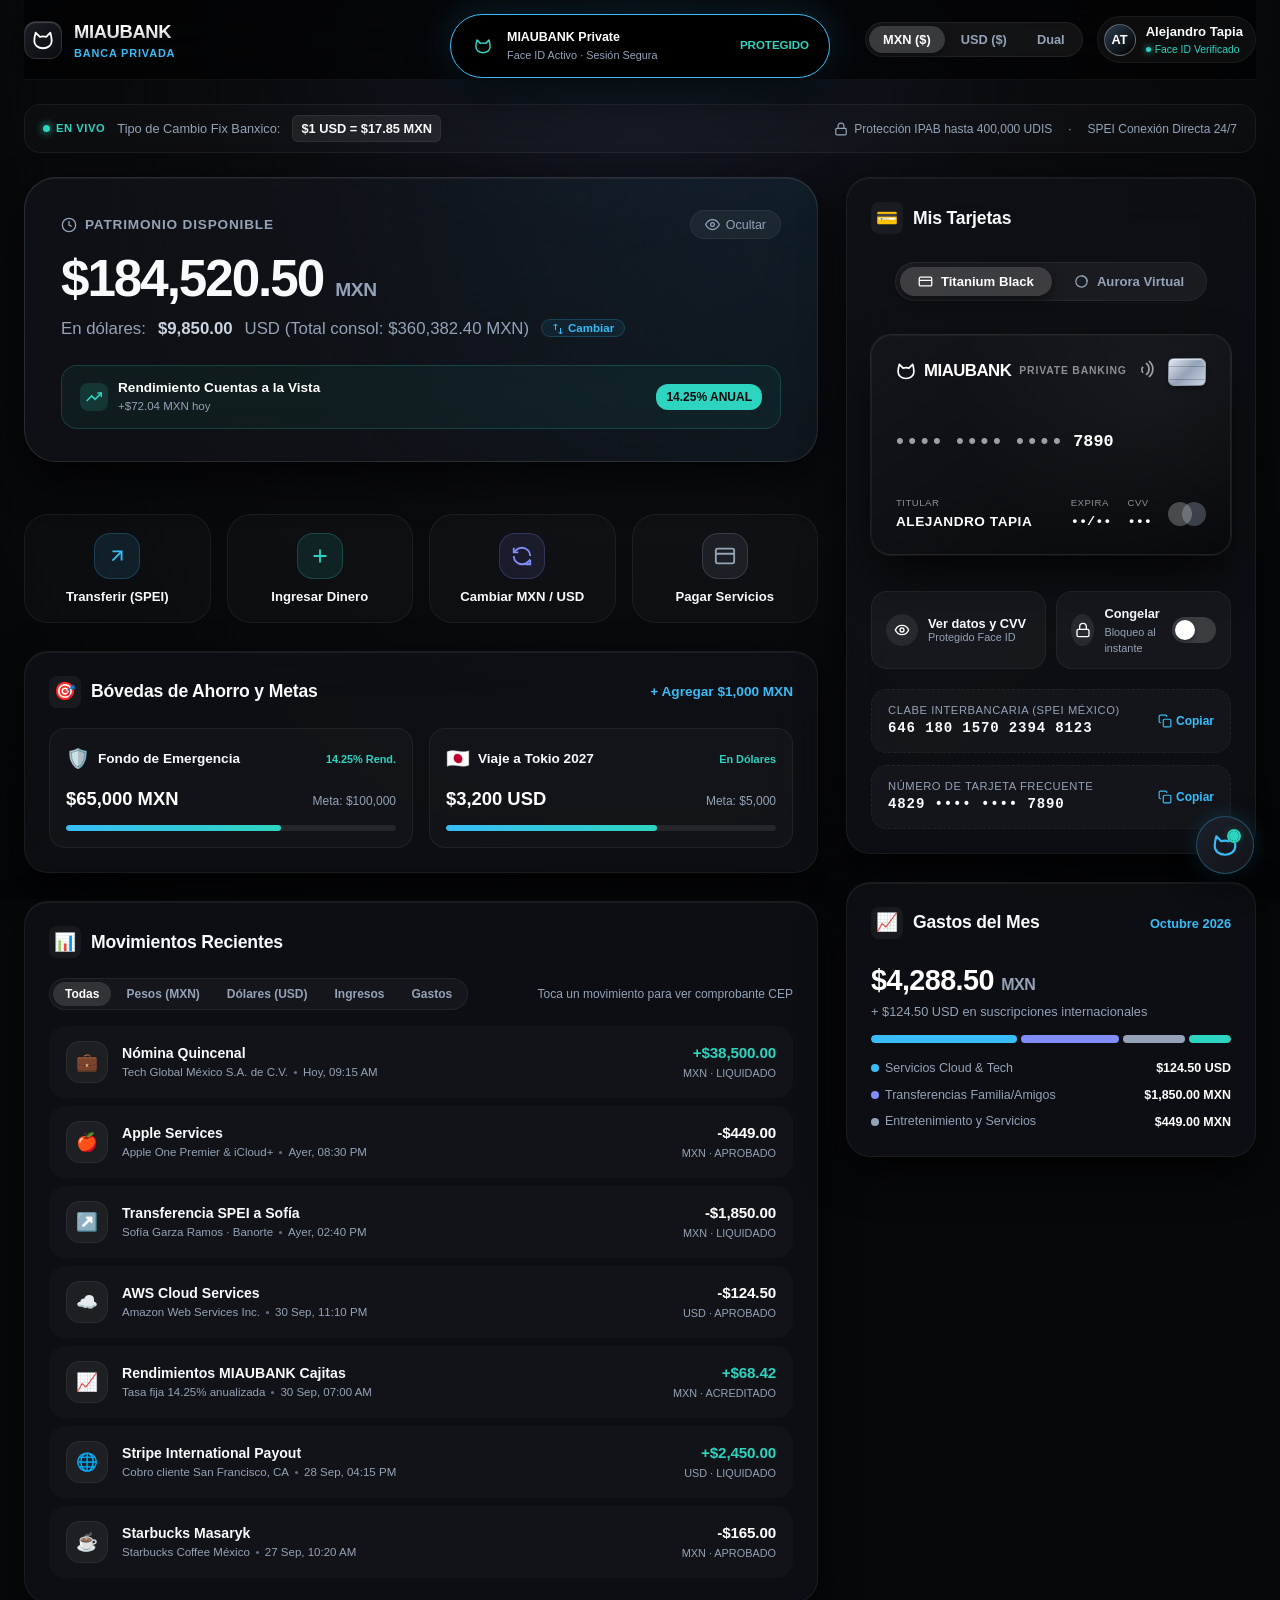
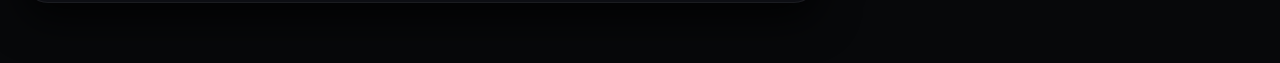
<file: web de banco/index.html>
<!DOCTYPE html>
<html lang="es-MX">
<head>
  <meta charset="UTF-8">
  <meta name="viewport" content="width=device-width, initial-scale=1.0">
  <title>MIAUBANK | Banca Privada Digital</title>
  
  <!-- Estilos del Sistema Apple Black -->
  <link rel="stylesheet" href="css/main.css">
  <link rel="stylesheet" href="css/cards.css">
  <link rel="stylesheet" href="css/components.css">
  <link rel="stylesheet" href="css/chatbot.css">

  <link rel="icon" href="data:image/svg+xml,<svg xmlns='http://www.w3.org/2000/svg' viewBox='0 0 24 24' fill='none' stroke='%2338bdf8' stroke-width='2' stroke-linecap='round' stroke-linejoin='round'><path d='M4 4l4.5 4.5c1.1-.3 2.3-.5 3.5-.5s2.4.2 3.5.5L20 4c1.2 4 1.5 6.5 1.5 9 0 4.8-4.3 8-9.5 8S2.5 17.8 2.5 13c0-2.5.3-5 1.5-9z'/></svg>">
</head>
<body>

  <!-- Luz Ambiental de Fondo -->
  <div class="ambient-glow"></div>

  <!-- Dynamic Island (Estilo iPhone 15/16 Pro) -->
  <div class="dynamic-island-container">
    <div class="dynamic-island" id="dynamicIsland">
      <div class="island-icon">
        <svg viewBox="0 0 24 24" fill="none" stroke="currentColor" stroke-width="2" stroke-linecap="round" stroke-linejoin="round">
          <path d="M4 4l4.5 4.5c1.1-.3 2.3-.5 3.5-.5s2.4.2 3.5.5L20 4c1.2 4 1.5 6.5 1.5 9 0 4.8-4.3 8-9.5 8S2.5 17.8 2.5 13c0-2.5.3-5 1.5-9z"/>
        </svg>
      </div>
      <div class="island-content">
        <span class="island-title" id="islandTitle">MIAUBANK Private</span>
        <span class="island-sub" id="islandSub">Banca Digital Protegida</span>
      </div>
      <span class="island-badge" id="islandBadge">ACTIVO</span>
    </div>
  </div>

  <div class="app-layout">

    <!-- Header Principal -->
    <header class="app-header">
      <div class="brand-wrapper" onclick="window.scrollTo({top:0, behavior:'smooth'})">
        <div class="brand-icon">
          <!-- Silueta Minimalista de Cara de Gato -->
          <svg viewBox="0 0 24 24" fill="none" stroke="currentColor" stroke-width="1.9" stroke-linecap="round" stroke-linejoin="round">
            <path d="M4 4l4.5 4.5c1.1-.3 2.3-.5 3.5-.5s2.4.2 3.5.5L20 4c1.2 4 1.5 6.5 1.5 9 0 4.8-4.3 8-9.5 8S2.5 17.8 2.5 13c0-2.5.3-5 1.5-9z"/>
          </svg>
        </div>
        <div class="brand-info">
          <span class="brand-name">MIAUBANK</span>
          <span class="brand-tag">Banca Privada</span>
        </div>
      </div>

      <!-- Selector Global de Divisas -->
      <div class="header-actions">
        <div class="currency-selector-pill">
          <button class="currency-btn active" data-currency="MXN" onclick="CurrencyEngine.setDisplayMode('MXN')">MXN ($)</button>
          <button class="currency-btn" data-currency="USD" onclick="CurrencyEngine.setDisplayMode('USD')">USD ($)</button>
          <button class="currency-btn" data-currency="DUAL" onclick="CurrencyEngine.setDisplayMode('DUAL')">Dual</button>
        </div>

        <!-- Perfil del Usuario -->
        <div class="user-profile-badge" title="Cuenta Verificada">
          <div class="avatar-ring">AT</div>
          <div class="user-meta">
            <span class="user-name">Alejandro Tapia</span>
            <span class="user-status">Face ID Verificado</span>
          </div>
        </div>
      </div>
    </header>

    <!-- Barra de Tipo de Cambio en Vivo -->
    <div class="fx-ticker-bar">
      <div class="ticker-left">
        <span class="live-indicator">
          <span class="pulse-dot"></span>
          EN VIVO
        </span>
        <span class="ticker-text">Tipo de Cambio Fix Banxico:</span>
        <span class="ticker-rate-badge" id="fxTickerRate">$1 USD = $17.85 MXN</span>
      </div>
      <div class="ticker-right">
        <span>
          <svg width="14" height="14" viewBox="0 0 24 24" fill="none" stroke="currentColor" stroke-width="2">
            <rect x="3" y="11" width="18" height="11" rx="2" ry="2"/>
            <path d="M7 11V7a5 5 0 0 1 10 0v4"/>
          </svg>
          Protección IPAB hasta 400,000 UDIS
        </span>
        <span>·</span>
        <span>SPEI Conexión Directa 24/7</span>
      </div>
    </div>

    <!-- Grid Principal de la Banca -->
    <main class="dashboard-grid">

      <!-- COLUMNA IZQUIERDA: Balance, Acciones, Apartados y Movimientos -->
      <div class="main-column">

        <!-- Tarjeta de Saldo Principal -->
        <section class="balance-hero">
          <div class="balance-header-row">
            <span class="balance-meta-tag">
              <svg width="16" height="16" viewBox="0 0 24 24" fill="none" stroke="currentColor" stroke-width="2">
                <circle cx="12" cy="12" r="10"/>
                <path d="M12 6v6l4 2"/>
              </svg>
              Patrimonio Disponible
            </span>

            <button class="privacy-toggle-btn" onclick="CurrencyEngine.toggleBalanceVisibility()">
              <svg width="15" height="15" viewBox="0 0 24 24" fill="none" stroke="currentColor" stroke-width="2">
                <path d="M1 12s4-8 11-8 11 8 11 8-4 8-11 8-11-8-11-8z"/>
                <circle cx="12" cy="12" r="3"/>
              </svg>
              <span id="privacyBtnText">Ocultar</span>
            </button>
          </div>

          <div class="balance-amount-display">
            <h1 class="main-balance-text" id="mainBalanceAmount">$184,520.50</h1>
            <span class="currency-code-tag" id="mainCurrencyCode">MXN</span>
          </div>

          <div class="secondary-balance-row">
            <span>En dólares:</span>
            <span class="secondary-balance-value" id="secondaryBalanceAmount">$9,850.00</span>
            <span id="secondaryCurrencyCode">USD</span>
            <button class="currency-swap-pill" onclick="App.openModal('fxModal')">
              <svg width="12" height="12" viewBox="0 0 24 24" fill="none" stroke="currentColor" stroke-width="2">
                <path d="M7 16V4m0 0L3 8m4-4l4 4m6 4v12m0 0l4-4m-4 4l-4-4"/>
              </svg>
              Cambiar
            </button>
          </div>

          <!-- Tira de Rendimiento Anual -->
          <div class="balance-yield-strip">
            <div class="yield-info-left">
              <div class="yield-icon-box">
                <svg width="16" height="16" viewBox="0 0 24 24" fill="none" stroke="currentColor" stroke-width="2.5">
                  <polyline points="23 6 13.5 15.5 8.5 10.5 1 18"/>
                  <polyline points="17 6 23 6 23 12"/>
                </svg>
              </div>
              <div>
                <div class="yield-text-main">Rendimiento Cuentas a la Vista</div>
                <div class="yield-text-sub" id="dailyYieldAmount">+ $72.03 MXN generados hoy</div>
              </div>
            </div>
            <div class="yield-rate-badge">14.25% ANUAL</div>
          </div>
        </section>

        <!-- Barra de Acciones Rápidas -->
        <section class="quick-actions-grid">
          <button class="quick-action-btn" onclick="App.openModal('transferModal')">
            <div class="action-icon-wrapper blue">
              <svg viewBox="0 0 24 24" fill="none" stroke="currentColor" stroke-width="2">
                <line x1="7" y1="17" x2="17" y2="7"/>
                <polyline points="7 7 17 7 17 17"/>
              </svg>
            </div>
            <span class="action-title">Transferir (SPEI)</span>
          </button>

          <button class="quick-action-btn" onclick="App.openModal('depositModal')">
            <div class="action-icon-wrapper green">
              <svg viewBox="0 0 24 24" fill="none" stroke="currentColor" stroke-width="2">
                <line x1="12" y1="5" x2="12" y2="19"/>
                <line x1="5" y1="12" x2="19" y2="12"/>
              </svg>
            </div>
            <span class="action-title">Ingresar Dinero</span>
          </button>

          <button class="quick-action-btn" onclick="App.openModal('fxModal')">
            <div class="action-icon-wrapper purple">
              <svg viewBox="0 0 24 24" fill="none" stroke="currentColor" stroke-width="2">
                <path d="M21 12a9 9 0 0 0-9-9 9.75 9.75 0 0 0-6.74 2.74L3 8"/>
                <path d="M3 3v5h5"/>
                <path d="M3 12a9 9 0 0 0 9 9 9.75 9.75 0 0 0 6.74-2.74L21 16"/>
                <path d="M16 21h5v-5"/>
              </svg>
            </div>
            <span class="action-title">Cambiar MXN / USD</span>
          </button>

          <button class="quick-action-btn" onclick="App.openModal('servicesModal')">
            <div class="action-icon-wrapper orange">
              <svg viewBox="0 0 24 24" fill="none" stroke="currentColor" stroke-width="2">
                <rect x="2" y="4" width="20" height="16" rx="2"/>
                <path d="M7 15h0M2 9.5h20"/>
              </svg>
            </div>
            <span class="action-title">Pagar Servicios</span>
          </button>
        </section>

        <!-- Bóveda de Apartados y Ahorro -->
        <section class="glass-panel">
          <div class="panel-header">
            <h2 class="panel-title">
              <div class="icon-box">🎯</div>
              Bóvedas de Ahorro y Metas
            </h2>
            <button class="panel-action-btn" onclick="App.depositToVault('Fondo Emergencia', 1000)">
              + Agregar $1,000 MXN
            </button>
          </div>

          <div class="vaults-grid">
            <div class="vault-card" onclick="App.depositToVault('Fondo Emergencia', 2000)">
              <div class="vault-top">
                <div class="vault-title-wrap">
                  <span class="vault-emoji">🛡️</span>
                  <span class="vault-name">Fondo de Emergencia</span>
                </div>
                <span class="vault-badge">14.25% Rend.</span>
              </div>
              <div class="vault-balance-info">
                <span class="vault-current-amount">$65,000 MXN</span>
                <span class="vault-goal-amount">Meta: $100,000</span>
              </div>
              <div class="vault-progress-track">
                <div class="vault-progress-bar" style="width: 65%;"></div>
              </div>
            </div>

            <div class="vault-card" onclick="App.depositToVault('Viaje a Tokio', 1500)">
              <div class="vault-top">
                <div class="vault-title-wrap">
                  <span class="vault-emoji">🇯🇵</span>
                  <span class="vault-name">Viaje a Tokio 2027</span>
                </div>
                <span class="vault-badge">En Dólares</span>
              </div>
              <div class="vault-balance-info">
                <span class="vault-current-amount">$3,200 USD</span>
                <span class="vault-goal-amount">Meta: $5,000</span>
              </div>
              <div class="vault-progress-track">
                <div class="vault-progress-bar" style="width: 64%;"></div>
              </div>
            </div>
          </div>
        </section>

        <!-- Movimientos Recientes -->
        <section class="glass-panel">
          <div class="panel-header">
            <h2 class="panel-title">
              <div class="icon-box">📊</div>
              Movimientos Recientes
            </h2>
          </div>

          <!-- Filtros de Transacciones -->
          <div class="tx-filters-bar">
            <div class="filter-pills">
              <button class="tx-filter-btn active" data-filter="ALL" onclick="TransactionsEngine.setFilter('ALL')">Todas</button>
              <button class="tx-filter-btn" data-filter="MXN" onclick="TransactionsEngine.setFilter('MXN')">Pesos (MXN)</button>
              <button class="tx-filter-btn" data-filter="USD" onclick="TransactionsEngine.setFilter('USD')">Dólares (USD)</button>
              <button class="tx-filter-btn" data-filter="INCOME" onclick="TransactionsEngine.setFilter('INCOME')">Ingresos</button>
              <button class="tx-filter-btn" data-filter="EXPENSE" onclick="TransactionsEngine.setFilter('EXPENSE')">Gastos</button>
            </div>
            <span style="font-size: 0.75rem; color: var(--text-secondary);">Toca un movimiento para ver comprobante CEP</span>
          </div>

          <!-- Lista de Transacciones Renderizada -->
          <div class="tx-list-container" id="transactionsList">
            <!-- Rellenado por transactions.js -->
          </div>
        </section>

      </div>

      <!-- COLUMNA DERECHA: Tarjeta Apple Card 3D, Seguridad y Métricas -->
      <aside class="sidebar-column">

        <!-- Módulo de Tarjetas Interactivas Apple Card -->
        <section class="glass-panel cards-section-container">
          <div class="panel-header" style="margin-bottom: 8px;">
            <h2 class="panel-title">
              <div class="icon-box">💳</div>
              Mis Tarjetas
            </h2>
          </div>

          <!-- Pestañas Física / Virtual -->
          <div class="card-type-tabs">
            <button class="card-tab-btn active" data-card-type="physical" onclick="CardSecurityEngine.switchCard('physical')">
              <svg viewBox="0 0 24 24" fill="none" stroke="currentColor" stroke-width="2">
                <rect x="2" y="5" width="20" height="14" rx="2"/>
                <line x1="2" y1="10" x2="22" y2="10"/>
              </svg>
              Titanium Black
            </button>
            <button class="card-tab-btn" data-card-type="virtual" onclick="CardSecurityEngine.switchCard('virtual')">
              <svg viewBox="0 0 24 24" fill="none" stroke="currentColor" stroke-width="2">
                <circle cx="12" cy="12" r="9"/>
                <path d="M12 3a9 9 0 0 1 9 9"/>
              </svg>
              Aurora Virtual
            </button>
          </div>

          <!-- Escenario 3D de la Tarjeta Apple -->
          <div class="card-perspective-wrapper" id="cardPerspectiveWrapper">
            <div class="apple-card titanium-black" id="mainAppleCard" onclick="CardSecurityEngine.requestRevealDetails()">
              
              <!-- Reflejo Holográfico (Sheen) -->
              <div class="card-glare"></div>

              <!-- Contenido de la Tarjeta -->
              <div class="card-content">
                <div class="card-top-row">
                  <div class="card-bank-mark">
                    <span class="card-aura-logo">
                      <svg width="20" height="20" viewBox="0 0 24 24" fill="none" stroke="currentColor" stroke-width="2" stroke-linecap="round" stroke-linejoin="round" style="margin-right: 2px;">
                        <path d="M4 4l4.5 4.5c1.1-.3 2.3-.5 3.5-.5s2.4.2 3.5.5L20 4c1.2 4 1.5 6.5 1.5 9 0 4.8-4.3 8-9.5 8S2.5 17.8 2.5 13c0-2.5.3-5 1.5-9z"/>
                      </svg>
                      MIAUBANK
                    </span>
                    <span class="card-tier-label" id="cardTierLabel">Private Banking</span>
                  </div>
                  <div class="card-nfc-chip">
                    <div class="contactless-wave">
                      <svg viewBox="0 0 24 24" fill="none" stroke-width="2">
                        <path d="M8.5 16.5a5 5 0 0 1 0-7"/>
                        <path d="M12 19a8.5 8.5 0 0 0 0-14"/>
                        <path d="M15.5 21.5a12 12 0 0 0 0-19"/>
                      </svg>
                    </div>
                    <div class="emv-chip"></div>
                  </div>
                </div>

                <div class="card-number-row" id="cardNumberDisplay">
                  <div class="card-number-hidden">
                    <span class="number-dots">•••• •••• ••••</span>
                    <span class="number-last4">7890</span>
                  </div>
                </div>

                <div class="card-bottom-row">
                  <div class="card-holder-group">
                    <span class="card-label-tiny">Titular</span>
                    <span class="card-holder-name" id="cardHolderName">ALEJANDRO TAPIA</span>
                  </div>

                  <div class="card-security-meta">
                    <div class="card-expiry-box">
                      <span class="card-label-tiny">Expira</span>
                      <span class="card-meta-value" id="cardExpiryValue">••/••</span>
                    </div>

                    <div class="card-cvv-box">
                      <span class="card-label-tiny">CVV</span>
                      <span class="card-meta-value" id="cardCvvValue">•••</span>
                    </div>

                    <div class="card-network-logo">
                      <div class="mastercard-circles">
                        <div class="mc-circle-red"></div>
                        <div class="mc-circle-yellow"></div>
                      </div>
                    </div>
                  </div>
                </div>
              </div>

            </div>
          </div>

          <!-- Controles de la Tarjeta -->
          <div class="card-controls-panel">
            <button class="card-action-button" onclick="CardSecurityEngine.requestRevealDetails()">
              <div class="card-action-info">
                <div class="action-icon-circle">
                  <svg viewBox="0 0 24 24" fill="none" stroke="currentColor" stroke-width="2">
                    <path d="M2 12s3-7 10-7 10 7 10 7-3 7-10 7-10-7-10-7Z"/>
                    <circle cx="12" cy="12" r="3"/>
                  </svg>
                </div>
                <div class="action-text-group">
                  <span class="action-main-text" id="revealDetailsBtnText">Ver datos y CVV</span>
                  <span class="action-sub-text" id="cardCvvTimer">Protegido Face ID</span>
                </div>
              </div>
            </button>

            <div class="card-action-button" onclick="CardSecurityEngine.toggleLockCard()">
              <div class="card-action-info">
                <div class="action-icon-circle">
                  <svg viewBox="0 0 24 24" fill="none" stroke="currentColor" stroke-width="2">
                    <rect x="3" y="11" width="18" height="11" rx="2" ry="2"/>
                    <path d="M7 11V7a5 5 0 0 1 10 0v4"/>
                  </svg>
                </div>
                <div class="action-text-group">
                  <span class="action-main-text">Congelar</span>
                  <span class="action-sub-text">Bloqueo al instante</span>
                </div>
              </div>
              <label class="ios-switch" onclick="event.stopPropagation()">
                <input type="checkbox" id="cardLockSwitch" onchange="CardSecurityEngine.toggleLockCard()">
                <span class="ios-slider"></span>
              </label>
            </div>
          </div>

          <!-- CLABE Interbancaria con Copiado en un Clic -->
          <div class="clabe-box" onclick="CardSecurityEngine.copyCLABE()">
            <div class="clabe-info">
              <span class="clabe-title">CLABE Interbancaria (SPEI México)</span>
              <span class="clabe-digits">646 180 1570 2394 8123</span>
            </div>
            <div class="clabe-copy-tag">
              <svg width="14" height="14" viewBox="0 0 24 24" fill="none" stroke="currentColor" stroke-width="2">
                <rect x="9" y="9" width="13" height="13" rx="2" ry="2"/>
                <path d="M5 15H4a2 2 0 0 1-2-2V4a2 2 0 0 1 2-2h9a2 2 0 0 1 2 2v1"/>
              </svg>
              Copiar
            </div>
          </div>

          <!-- Copiar Número de Tarjeta -->
          <div class="clabe-box" style="margin-top: -8px;" onclick="CardSecurityEngine.copyCardNumber()">
            <div class="clabe-info">
              <span class="clabe-title">Número de Tarjeta Frecuente</span>
              <span class="clabe-digits">4829 •••• •••• 7890</span>
            </div>
            <div class="clabe-copy-tag">
              <svg width="14" height="14" viewBox="0 0 24 24" fill="none" stroke="currentColor" stroke-width="2">
                <rect x="9" y="9" width="13" height="13" rx="2" ry="2"/>
                <path d="M5 15H4a2 2 0 0 1-2-2V4a2 2 0 0 1 2-2h9a2 2 0 0 1 2 2v1"/>
              </svg>
              Copiar
            </div>
          </div>
        </section>

        <!-- Distribución de Gastos (Estilo Apple Wallet) -->
        <section class="glass-panel">
          <div class="panel-header">
            <h2 class="panel-title">
              <div class="icon-box">📈</div>
              Gastos del Mes
            </h2>
            <span style="font-size: 0.8rem; color: var(--apple-blue); font-weight: 600;">Octubre 2026</span>
          </div>

          <div style="margin-bottom: 14px;">
            <div style="font-size: 1.8rem; font-weight: 800; color: #fff; letter-spacing: -0.02em;">$4,288.50 <span style="font-size: 1rem; color: var(--text-secondary); font-weight: 600;">MXN</span></div>
            <div style="font-size: 0.8rem; color: var(--text-secondary);">+ $124.50 USD en suscripciones internacionales</div>
          </div>

          <!-- Barra de Segmentos Wallet (Colores Fríos Minimalistas) -->
          <div style="height: 8px; display: flex; gap: 4px; border-radius: 6px; overflow: hidden; margin-bottom: 16px;">
            <div style="width: 42%; background: var(--cool-cyan); border-radius: 4px;" title="Servicios y Cloud (42%)"></div>
            <div style="width: 28%; background: var(--cool-indigo); border-radius: 4px;" title="Transferencias (28%)"></div>
            <div style="width: 18%; background: var(--cool-steel); border-radius: 4px;" title="Alimentos (18%)"></div>
            <div style="width: 12%; background: var(--cool-teal); border-radius: 4px;" title="Otros (12%)"></div>
          </div>

          <!-- Leyendas de Categorías -->
          <div style="display: flex; flex-direction: column; gap: 8px; font-size: 0.78rem;">
            <div style="display: flex; justify-content: space-between; align-items: center;">
              <span style="display: flex; align-items: center; gap: 6px; color: var(--text-secondary);">
                <span style="width: 8px; height: 8px; border-radius: 50%; background: var(--cool-cyan);"></span>
                Servicios Cloud & Tech
              </span>
              <span style="font-weight: 600; color: #fff;">$124.50 USD</span>
            </div>

            <div style="display: flex; justify-content: space-between; align-items: center;">
              <span style="display: flex; align-items: center; gap: 6px; color: var(--text-secondary);">
                <span style="width: 8px; height: 8px; border-radius: 50%; background: var(--cool-indigo);"></span>
                Transferencias Familia/Amigos
              </span>
              <span style="font-weight: 600; color: #fff;">$1,850.00 MXN</span>
            </div>

            <div style="display: flex; justify-content: space-between; align-items: center;">
              <span style="display: flex; align-items: center; gap: 6px; color: var(--text-secondary);">
                <span style="width: 8px; height: 8px; border-radius: 50%; background: var(--cool-steel);"></span>
                Entretenimiento y Servicios
              </span>
              <span style="font-weight: 600; color: #fff;">$449.00 MXN</span>
            </div>
          </div>
        </section>

      </aside>

    </main>

  </div>

  <!-- ======================================================================
       MODALES INTERACTIVOS
       ====================================================================== -->

  <!-- MODAL: TRANSFERENCIA SPEI -->
  <div class="modal-overlay" id="transferModal">
    <div class="modal-dialog">
      <button class="modal-close-btn" onclick="App.closeModal('transferModal')">✕</button>
      
      <h3 class="modal-title">Transferencia SPEI</h3>
      <p class="modal-subtitle">Envío interbancario instantáneo 24/7 sin comisión</p>

      <form id="transferForm" onsubmit="App.handleTransferSubmit(event)">

        <!-- Contactos Rápidos -->
        <div class="form-group">
          <label class="form-label">Contactos Frecuentes</label>
          <div class="frequent-contacts-scroll" id="quickContactsList">
            <!-- Inyectado por app.js -->
          </div>
        </div>

        <!-- Selector de Moneda de Envío -->
        <div class="form-group">
          <label class="form-label">Moneda de Envío</label>
          <div class="currency-segmented-control">
            <label class="seg-btn active">
              <input type="radio" name="transferCurrency" value="MXN" checked style="display:none;" onchange="this.parentElement.parentElement.querySelectorAll('.seg-btn').forEach(b=>b.classList.remove('active')); this.parentElement.classList.add('active');">
              Pesos Mexicanos (MXN)
            </label>
            <label class="seg-btn">
              <input type="radio" name="transferCurrency" value="USD" style="display:none;" onchange="this.parentElement.parentElement.querySelectorAll('.seg-btn').forEach(b=>b.classList.remove('active')); this.parentElement.classList.add('active');">
              Dólares (USD Wire)
            </label>
          </div>
        </div>

        <!-- Monto -->
        <div class="form-group">
          <label class="form-label">Monto a Transferir</label>
          <div class="amount-input-wrapper">
            <span class="amount-currency-symbol">$</span>
            <input type="number" step="0.01" min="1" id="transferAmount" class="form-input amount-input-field" placeholder="0.00" required>
          </div>
        </div>

        <!-- Destinatario / CLABE -->
        <div class="form-group">
          <label class="form-label">CLABE (18 dígitos) o Tarjeta Débito</label>
          <input type="text" id="transferDestination" class="form-input" placeholder="Ej. 012180015582910482" required maxlength="18">
        </div>

        <div style="display: grid; grid-template-columns: 1fr 1fr; gap: 12px;">
          <div class="form-group">
            <label class="form-label">Nombre del Titular</label>
            <input type="text" id="transferBeneficiaryName" class="form-input" placeholder="Nombre completo" required>
          </div>
          <div class="form-group">
            <label class="form-label">Banco Receptor</label>
            <input type="text" id="transferBankName" class="form-input" placeholder="BBVA, Banorte, Nu, etc." required>
          </div>
        </div>

        <!-- Concepto -->
        <div class="form-group">
          <label class="form-label">Concepto de Pago</label>
          <input type="text" id="transferConcept" class="form-input" placeholder="Ej. Pago de renta, cena, etc." required>
        </div>

        <button type="submit" class="btn-primary-ios">
          <svg width="18" height="18" viewBox="0 0 24 24" fill="none" stroke="currentColor" stroke-width="2">
            <line x1="7" y1="17" x2="17" y2="7"/>
            <polyline points="7 7 17 7 17 17"/>
          </svg>
          Confirmar y Enviar SPEI
        </button>
      </form>
    </div>
  </div>

  <!-- MODAL: INGRESAR DINERO / DATOS DE CUENTA -->
  <div class="modal-overlay" id="depositModal">
    <div class="modal-dialog">
      <button class="modal-close-btn" onclick="App.closeModal('depositModal')">✕</button>

      <h3 class="modal-title">Ingresar Fondos</h3>
      <p class="modal-subtitle">Transfiere desde cualquier banco mexicano o deposita en efectivo</p>

      <div style="display: flex; flex-direction: column; gap: 16px;">
        <div class="clabe-box" onclick="CardSecurityEngine.copyCLABE()">
          <div class="clabe-info">
            <span class="clabe-title">CLABE SPEI Personal</span>
            <span class="clabe-digits">646 180 1570 2394 8123</span>
            <span style="font-size: 0.72rem; color: var(--text-secondary); margin-top: 4px;">Banco Receptor: STP / MIAUBANK · Titular: Alejandro Tapia</span>
          </div>
          <div class="clabe-copy-tag">Copiar</div>
        </div>

        <div style="background: rgba(255, 255, 255, 0.03); border: 1px solid var(--border-subtle); border-radius: var(--radius-md); padding: 18px; text-align: center;">
          <div style="font-size: 0.85rem; font-weight: 700; margin-bottom: 6px; color: #fff;">Depósito en Efectivo OXXO Pay</div>
          <div style="font-size: 0.75rem; color: var(--text-secondary); margin-bottom: 12px;">Muestra este código de barras en caja de cualquier OXXO</div>
          <div style="font-family: var(--font-mono); font-size: 1.3rem; letter-spacing: 0.15em; font-weight: 800; color: var(--apple-blue); background: rgba(10, 132, 255, 0.1); padding: 10px; border-radius: 8px; border: 1px dashed var(--apple-blue);">
            9384 1029 4812 0041
          </div>
          <div style="font-size: 0.68rem; color: var(--text-tertiary); margin-top: 8px;">Acreditación inmediata · Comisión OXXO $15 MXN</div>
        </div>

        <button type="button" class="btn-primary-ios" onclick="App.closeModal('depositModal')">
          Entendido
        </button>
      </div>
    </div>
  </div>

  <!-- MODAL: CAMBIO DE DIVISAS (FX MXN <-> USD) -->
  <div class="modal-overlay" id="fxModal">
    <div class="modal-dialog">
      <button class="modal-close-btn" onclick="App.closeModal('fxModal')">✕</button>

      <h3 class="modal-title">Cambio de Divisas</h3>
      <p class="modal-subtitle">Conversión instantánea entre tus cuentas en MXN y USD</p>

      <form id="fxForm" onsubmit="App.handleFXSubmit(event)">
        
        <!-- De (Origen) -->
        <div class="form-group">
          <label class="form-label" id="fxFromCurrencyLabel">Pesos Mexicanos (MXN)</label>
          <div class="amount-input-wrapper">
            <span class="amount-currency-symbol" id="fxFromSymbol">$</span>
            <input type="number" step="0.01" min="1" id="fxFromAmount" class="form-input amount-input-field" placeholder="10,000.00" required>
          </div>
        </div>

        <!-- Botón de Invertir Dirección -->
        <div style="display: flex; justify-content: center; margin: -6px 0 10px 0;">
          <button type="button" id="fxSwapDirectionBtn" style="background: rgba(255, 255, 255, 0.08); border: 1px solid var(--border-medium); border-radius: 50%; width: 40px; height: 40px; display: flex; align-items: center; justify-content: center; color: var(--apple-blue); cursor: pointer; transition: transform 0.3s;" title="Invertir conversión">
            <svg width="18" height="18" viewBox="0 0 24 24" fill="none" stroke="currentColor" stroke-width="2.5">
              <path d="M7 16V4m0 0L3 8m4-4l4 4m6 4v12m0 0l4-4m-4 4l-4-4"/>
            </svg>
          </button>
        </div>

        <!-- A (Destino Calculado) -->
        <div class="form-group">
          <label class="form-label" id="fxToCurrencyLabel">Dólares Estadounidenses (USD)</label>
          <div class="amount-input-wrapper">
            <span class="amount-currency-symbol" id="fxToSymbol">$</span>
            <input type="text" id="fxToAmount" class="form-input amount-input-field" placeholder="0.00" readonly style="color: var(--apple-green);">
          </div>
        </div>

        <div style="background: rgba(255, 255, 255, 0.03); border: 1px solid var(--border-subtle); border-radius: var(--radius-md); padding: 12px 16px; margin-bottom: 16px; font-size: 0.78rem;">
          <div style="display: flex; justify-content: space-between; margin-bottom: 4px;">
            <span style="color: var(--text-secondary);">Cotización en vivo:</span>
            <span style="font-weight: 700; color: #fff;" id="fxModalRateInfo">1 USD = $17.85 MXN</span>
          </div>
          <div style="display: flex; justify-content: space-between;">
            <span style="color: var(--text-secondary);">Comisión por operación:</span>
            <span style="font-weight: 700; color: var(--cool-teal);">0% Gratis (Spread MIAUBANK)</span>
          </div>
        </div>

        <button type="submit" class="btn-primary-ios">
          Confirmar Conversión Instantánea
        </button>
      </form>
    </div>
  </div>

  <!-- MODAL: PAGAR SERVICIOS -->
  <div class="modal-overlay" id="servicesModal">
    <div class="modal-dialog">
      <button class="modal-close-btn" onclick="App.closeModal('servicesModal')">✕</button>

      <h3 class="modal-title">Pago de Servicios</h3>
      <p class="modal-subtitle">Liquida recibos oficiales sin filas y con comprobante fiscal</p>

      <div style="display: flex; flex-direction: column; gap: 10px;">
        <div class="card-action-button" onclick="App.handlePayService('CFE Electricidad', 784.00)">
          <div class="card-action-info">
            <div class="action-icon-circle" style="background: rgba(45, 212, 191, 0.12); color: var(--cool-teal);">⚡</div>
            <div class="action-text-group">
              <span class="action-main-text">CFE Electricidad</span>
              <span class="action-sub-text">Recibo bimestral vencimiento próx.</span>
            </div>
          </div>
          <span style="font-weight: 700; color: #fff; font-size: 0.9rem;">$784.00 MXN</span>
        </div>

        <div class="card-action-button" onclick="App.handlePayService('Telmex Infinitum', 549.00)">
          <div class="card-action-info">
            <div class="action-icon-circle" style="background: rgba(56, 189, 248, 0.12); color: var(--cool-cyan);">🌐</div>
            <div class="action-text-group">
              <span class="action-main-text">Telmex Fibra Óptica</span>
              <span class="action-sub-text">Internet y telefonía</span>
            </div>
          </div>
          <span style="font-weight: 700; color: #fff; font-size: 0.9rem;">$549.00 MXN</span>
        </div>

        <div class="card-action-button" onclick="App.handlePayService('Tag Pase / Autopistas', 500.00)">
          <div class="card-action-info">
            <div class="action-icon-circle" style="background: rgba(148, 163, 184, 0.12); color: var(--cool-steel);">🚗</div>
            <div class="action-text-group">
              <span class="action-main-text">Tag PASE Peajes</span>
              <span class="action-sub-text">Recarga de saldo para casetas</span>
            </div>
          </div>
          <span style="font-weight: 700; color: #fff; font-size: 0.9rem;">$500.00 MXN</span>
        </div>
      </div>
    </div>
  </div>

  <!-- MODAL: FACE ID HUD SIMULACIÓN -->
  <div class="modal-overlay" id="faceIdModal">
    <div class="modal-dialog" style="max-width: 320px; text-align: center; background: rgba(15, 16, 21, 0.95);">
      <div class="face-id-hud">
        <div class="face-id-frame">
          <div class="face-id-bracket"></div>
          <svg class="face-id-icon" viewBox="0 0 24 24" fill="none">
            <path d="M8 3H5a2 2 0 0 0-2 2v3m18 0V5a2 2 0 0 0-2-2h-3m0 18h3a2 2 0 0 0 2-2v-3M3 16v3a2 2 0 0 0 2 2h3" stroke-width="2"/>
            <path d="M9 10h.01M15 10h.01M9 15c1 1 2 1.5 3 1.5s2-.5 3-1.5" stroke-width="2"/>
          </svg>
        </div>
        <div class="face-id-status" id="faceIdStatusText">Verificando Face ID...</div>
      </div>
    </div>
  </div>

  <!-- MODAL: COMPROBANTE OFICIAL CEP SPEI BANXICO -->
  <div class="modal-overlay" id="speiReceiptModal">
    <div class="modal-dialog" style="max-width: 520px;">
      <button class="modal-close-btn" onclick="App.closeModal('speiReceiptModal')">✕</button>

      <div class="spei-receipt-card" id="speiReceiptPrintArea">
        <div class="spei-receipt-header">
          <div>
            <div class="spei-banxico-logo">BANCO DE MÉXICO · SPEI</div>
            <div style="font-size: 1.15rem; font-weight: 800; color: #fff; margin-top: 2px;">Comprobante Electrónico (CEP)</div>
          </div>
          <span class="spei-status-pill" id="receiptStatus">Liquidado</span>
        </div>

        <div style="text-align: center; padding: 12px 0; border-bottom: 1px dashed var(--border-subtle);">
          <span style="font-size: 0.75rem; color: var(--text-secondary); text-transform: uppercase;">Monto de la Operación</span>
          <div style="font-size: 2.2rem; font-weight: 800; color: #fff; font-family: var(--font-mono);" id="receiptAmount">$1,850.00 MXN</div>
        </div>

        <div class="receipt-row">
          <span class="receipt-label">Clave de Rastreo Banxico:</span>
          <span class="receipt-val" id="receiptTrackingKey">20261002045612874563024018</span>
        </div>

        <div class="receipt-row">
          <span class="receipt-label">Fecha y Hora de Liquidación:</span>
          <span class="receipt-val" id="receiptDate">02/10/2026 14:40:18 hrs</span>
        </div>

        <div class="receipt-row">
          <span class="receipt-label">Cuenta Ordenante:</span>
          <span class="receipt-val" id="receiptOrigin">Tu Cuenta MIAUBANK (CLABE ...8123)</span>
        </div>

        <div class="receipt-row">
          <span class="receipt-label">Cuenta Beneficiario:</span>
          <span class="receipt-val" id="receiptBeneficiary">Sofía Garza (CLABE ...4592)</span>
        </div>

        <div class="receipt-row">
          <span class="receipt-label">Institución Receptora:</span>
          <span class="receipt-val" id="receiptInstitution">Banorte</span>
        </div>

        <div class="receipt-row">
          <span class="receipt-label">Concepto de Pago:</span>
          <span class="receipt-val" id="receiptConcept">Cena Masaryk fin de semana</span>
        </div>

        <div class="spei-watermark">
          Este comprobante avala la transferencia a través del Sistema de Pagos Electrónicos Interbancarios (SPEI) de Banco de México con sello digital verificado.
        </div>
      </div>

      <div style="display: flex; gap: 12px; margin-top: 18px;">
        <button type="button" class="btn-primary-ios" onclick="App.printSPEIReceipt()" style="margin-top: 0;">
          <svg width="16" height="16" viewBox="0 0 24 24" fill="none" stroke="currentColor" stroke-width="2">
            <polyline points="6 9 6 2 18 2 18 9"/>
            <path d="M6 18H4a2 2 0 0 1-2-2v-5a2 2 0 0 1 2-2h16a2 2 0 0 1 2 2v5a2 2 0 0 1-2 2h-2"/>
            <rect x="6" y="14" width="12" height="8"/>
          </svg>
          Imprimir / Guardar PDF
        </button>
        <button type="button" style="background: rgba(255,255,255,0.08); border: 1px solid var(--border-medium); color: #fff; padding: 12px 18px; border-radius: var(--radius-pill); cursor: pointer; font-weight: 600;" onclick="App.closeModal('speiReceiptModal')">
          Cerrar
        </button>
      </div>

    </div>
  </div>

  <!-- ======================================================================
       ASISTENTE VIRTUAL INTELIGENTE (MIAUBOT)
       ====================================================================== -->

  <!-- Botón Lanzador Flotante -->
  <button type="button" class="chatbot-launcher" id="chatbotLauncher" onclick="MiauBot.toggleChat()" title="Hablar con MiauBot" aria-label="Abrir asistente de banco">
    <div class="launcher-label-pill">¿Dudas? Habla con MiauBot</div>
    <div class="launcher-icon-wrap">
      <!-- Silueta de Cara de Gato / Asistente -->
      <svg viewBox="0 0 24 24" fill="none" stroke="currentColor" stroke-width="2" stroke-linecap="round" stroke-linejoin="round">
        <path d="M4 4l4.5 4.5c1.1-.3 2.3-.5 3.5-.5s2.4.2 3.5.5L20 4c1.2 4 1.5 6.5 1.5 9 0 4.8-4.3 8-9.5 8S2.5 17.8 2.5 13c0-2.5.3-5 1.5-9z"/>
      </svg>
      <div class="launcher-badge-pulse" title="En línea"></div>
    </div>
  </button>

  <!-- Ventana de Chat Flotante -->
  <div class="chatbot-window" id="chatbotWindow" role="dialog" aria-labelledby="chatBotTitle">
    <!-- Header -->
    <div class="chatbot-header">
      <div class="chat-header-profile">
        <div class="chat-bot-avatar">
          <img src="img/mascot.png" alt="MiauBot Mascota Anime" class="mascot-avatar-img">
        </div>
        <div class="chat-header-info">
          <div class="chat-header-title">
            <span id="chatBotTitle">MiauBot</span>
            <span class="chat-badge-verified">Mascota Oficial</span>
          </div>
          <div class="chat-header-status">
            <span class="chat-status-dot"></span>
            Asesor Bancario · En línea
          </div>
        </div>
      </div>

      <div class="chat-header-controls">
        <button type="button" class="chat-header-btn" onclick="MiauBot.clearChat()" title="Reiniciar conversación">
          <svg width="15" height="15" viewBox="0 0 24 24" fill="none" stroke="currentColor" stroke-width="2">
            <path d="M3 12a9 9 0 1 0 9-9 9.75 9.75 0 0 0-6.74 2.74L3 8"/>
            <path d="M3 3v5h5"/>
          </svg>
        </button>
        <button type="button" class="chat-header-btn" onclick="MiauBot.toggleChat(false)" title="Cerrar chat">
          <svg width="16" height="16" viewBox="0 0 24 24" fill="none" stroke="currentColor" stroke-width="2">
            <line x1="18" y1="6" x2="6" y2="18"/>
            <line x1="6" y1="6" x2="18" y2="18"/>
          </svg>
        </button>
      </div>
    </div>

    <!-- Banner de Privacidad -->
    <div class="chat-privacy-banner">
      <svg viewBox="0 0 24 24" fill="none" stroke="currentColor" stroke-width="2">
        <rect x="3" y="11" width="18" height="11" rx="2" ry="2"/>
        <path d="M7 11V7a5 5 0 0 1 10 0v4"/>
      </svg>
      <span>Canal encriptado y seguro · Protegido por Face ID</span>
    </div>

    <!-- Lista de Mensajes -->
    <div class="chatbot-messages" id="chatMessages">
      <!-- Se inyecta dinámicamente -->
    </div>

    <!-- Sugerencias Rápidas -->
    <div class="chat-suggestions-wrapper">
      <span class="chat-suggestions-title">Preguntas frecuentes</span>
      <div class="chat-suggestions-scroll" id="chatSuggestionsScroll">
        <!-- Generado por chatbot.js -->
      </div>
    </div>

    <!-- Input y Envío -->
    <div class="chatbot-input-area">
      <form class="chat-form" id="chatbotForm">
        <input type="text" id="chatInput" class="chat-input-field" placeholder="Escribe una pregunta sobre el banco..." autocomplete="off">
        <button type="submit" class="chat-send-btn" id="chatSendBtn" title="Enviar mensaje">
          <svg viewBox="0 0 24 24" fill="none" stroke="currentColor" stroke-width="2.2" stroke-linecap="round" stroke-linejoin="round">
            <line x1="22" y1="2" x2="11" y2="13"/>
            <polygon points="22 2 15 22 11 13 2 9 22 2"/>
          </svg>
        </button>
      </form>
    </div>
  </div>

  <!-- Scripts -->
  <script src="js/currency.js"></script>
  <script src="js/transactions.js"></script>
  <script src="js/card-security.js"></script>
  <script src="js/app.js"></script>
  <script src="js/chatbot.js"></script>
</body>
</html>
</file>
<file: web de banco/css/main.css>
/* ==========================================================================
   AURA BANK - MATTE BLACK & COOL MINIMALIST DESIGN SYSTEM
   ========================================================================== */

:root {
  /* Color Palette - Matte Black & Cool Obsidian Charcoal */
  --bg-pitch: #07080a;
  --bg-deep: #0b0c10;
  --bg-surface-1: #111318;
  --bg-surface-2: #161920;
  --bg-surface-3: #1c202a;
  --bg-glass: rgba(15, 17, 23, 0.75);
  --bg-glass-card: rgba(17, 19, 26, 0.65);
  --bg-glass-hover: rgba(255, 255, 255, 0.04);

  /* Subtle Matte Borders & Titanium Frost Edges */
  --border-subtle: rgba(255, 255, 255, 0.06);
  --border-medium: rgba(255, 255, 255, 0.11);
  --border-highlight: rgba(148, 163, 184, 0.25);
  --border-glass: linear-gradient(135deg, rgba(255, 255, 255, 0.12), rgba(255, 255, 255, 0.02));

  /* Cool Tones Palette (Colores Fríos Minimalistas) */
  --cool-cyan: #38bdf8;          /* Glacier Ice Blue */
  --cool-cyan-glow: rgba(56, 189, 248, 0.22);
  --cool-teal: #2dd4bf;          /* Arctic Mint (Rendimiento positivo & verificado) */
  --cool-teal-glow: rgba(45, 212, 191, 0.18);
  --cool-indigo: #818cf8;        /* Cold Indigo */
  --cool-indigo-glow: rgba(129, 140, 248, 0.2);
  --cool-steel: #94a3b8;         /* Brushed Steel */
  --cool-slate: #64748b;         /* Muted Slate */
  --cool-frost: #cbd5e1;         /* Frost Silver */
  --cool-ice-white: #f1f5f9;

  /* Aliases for compatibility */
  --apple-blue: var(--cool-cyan);
  --apple-blue-glow: var(--cool-cyan-glow);
  --apple-green: var(--cool-teal);
  --apple-green-glow: var(--cool-teal-glow);
  --apple-purple: var(--cool-indigo);
  --apple-purple-glow: var(--cool-indigo-glow);
  --apple-orange: var(--cool-steel);
  --apple-red: #f87171;

  /* Text Colors */
  --text-primary: #f8fafc;
  --text-secondary: #94a3b8;
  --text-tertiary: #64748b;
  --text-muted: #475569;

  /* Typography */
  --font-family: -apple-system, BlinkMacSystemFont, "SF Pro Display", "SF Pro Text", "Segoe UI", Roboto, Helvetica, sans-serif;
  --font-mono: "SF Mono", "Consolas", "Monaco", monospace;

  /* Soft Matte Shadows */
  --shadow-subtle: 0 4px 20px rgba(0, 0, 0, 0.55);
  --shadow-card: 0 16px 40px rgba(0, 0, 0, 0.75), 0 1px 0 rgba(255, 255, 255, 0.06) inset;
  --shadow-glow-blue: 0 0 35px var(--cool-cyan-glow);
  --shadow-glow-green: 0 0 35px var(--cool-teal-glow);

  /* Radius (Apple Squircles) */
  --radius-sm: 10px;
  --radius-md: 16px;
  --radius-lg: 24px;
  --radius-xl: 32px;
  --radius-pill: 9999px;

  /* Transitions */
  --ease-apple: cubic-bezier(0.16, 1, 0.3, 1);
  --ease-spring: cubic-bezier(0.175, 0.885, 0.32, 1.275);
}

/* Base Reset */
*, *::before, *::after {
  box-sizing: border-box;
  margin: 0;
  padding: 0;
  -webkit-font-smoothing: antialiased;
  -moz-osx-font-smoothing: grayscale;
}

html {
  background-color: var(--bg-pitch);
  color: var(--text-primary);
  font-family: var(--font-family);
  font-size: 16px;
  line-height: 1.5;
  scroll-behavior: smooth;
  height: 100%;
}

body {
  min-height: 100vh;
  background: radial-gradient(ellipse at 50% 0%, #11141c 0%, #090a0d 50%, #050608 100%);
  background-attachment: fixed;
  color: var(--text-primary);
  display: flex;
  flex-direction: column;
  overflow-x: hidden;
}

/* Scrollbar Style */
::-webkit-scrollbar {
  width: 6px;
  height: 6px;
}
::-webkit-scrollbar-track {
  background: var(--bg-pitch);
}
::-webkit-scrollbar-thumb {
  background: rgba(255, 255, 255, 0.1);
  border-radius: 10px;
}
::-webkit-scrollbar-thumb:hover {
  background: rgba(255, 255, 255, 0.2);
}

/* Ambient Background Lights - Subtle Glacier Frost Glow */
.ambient-glow {
  position: fixed;
  top: -120px;
  left: 50%;
  transform: translateX(-50%);
  width: 800px;
  height: 380px;
  background: radial-gradient(ellipse at center, rgba(56, 189, 248, 0.04) 0%, rgba(129, 140, 248, 0.015) 45%, transparent 70%);
  pointer-events: none;
  z-index: 0;
}

/* App Container */
.app-layout {
  position: relative;
  z-index: 1;
  width: 100%;
  max-width: 1280px;
  margin: 0 auto;
  padding: 0 24px 60px 24px;
}

/* ==========================================================================
   HEADER & TOP BAR
   ========================================================================== */

.app-header {
  position: sticky;
  top: 0;
  z-index: 100;
  display: flex;
  align-items: center;
  justify-content: space-between;
  padding: 16px 0;
  margin-bottom: 24px;
  backdrop-filter: blur(25px);
  -webkit-backdrop-filter: blur(25px);
  background: rgba(0, 0, 0, 0.6);
  border-bottom: 1px solid rgba(255, 255, 255, 0.05);
}

.brand-wrapper {
  display: flex;
  align-items: center;
  gap: 12px;
  text-decoration: none;
  cursor: pointer;
}

.brand-icon {
  width: 38px;
  height: 38px;
  background: linear-gradient(135deg, #1c1d24, #0b0c10);
  border: 1px solid var(--border-medium);
  border-radius: 12px;
  display: flex;
  align-items: center;
  justify-content: center;
  box-shadow: 0 4px 12px rgba(0, 0, 0, 0.5), inset 0 1px 1px rgba(255, 255, 255, 0.2);
}

.brand-icon svg {
  width: 22px;
  height: 22px;
  fill: none;
  stroke: #ffffff;
  stroke-width: 2;
}

.brand-info {
  display: flex;
  flex-direction: column;
}

.brand-name {
  font-size: 1.15rem;
  font-weight: 700;
  letter-spacing: -0.02em;
  background: linear-gradient(180deg, #ffffff 40%, #a1a1a6 100%);
  -webkit-background-clip: text;
  -webkit-text-fill-color: transparent;
}

.brand-tag {
  font-size: 0.68rem;
  font-weight: 600;
  color: var(--apple-blue);
  text-transform: uppercase;
  letter-spacing: 0.08em;
}

/* User & Controls in Header */
.header-actions {
  display: flex;
  align-items: center;
  gap: 14px;
}

/* Currency Global Pill Toggle */
.currency-selector-pill {
  display: flex;
  align-items: center;
  background: rgba(255, 255, 255, 0.06);
  border: 1px solid var(--border-subtle);
  border-radius: var(--radius-pill);
  padding: 3px;
  gap: 2px;
}

.currency-btn {
  background: transparent;
  border: none;
  color: var(--text-secondary);
  font-size: 0.8rem;
  font-weight: 600;
  padding: 6px 14px;
  border-radius: var(--radius-pill);
  cursor: pointer;
  transition: all 0.25s var(--ease-apple);
}

.currency-btn:hover {
  color: var(--text-primary);
}

.currency-btn.active {
  background: rgba(255, 255, 255, 0.16);
  color: #ffffff;
  box-shadow: 0 2px 8px rgba(0, 0, 0, 0.4);
}

/* User Profile Badge */
.user-profile-badge {
  display: flex;
  align-items: center;
  gap: 10px;
  padding: 5px 12px 5px 6px;
  background: rgba(255, 255, 255, 0.04);
  border: 1px solid var(--border-subtle);
  border-radius: var(--radius-pill);
  cursor: pointer;
  transition: all 0.2s var(--ease-apple);
}

.user-profile-badge:hover {
  background: rgba(255, 255, 255, 0.08);
  border-color: var(--border-medium);
}

.avatar-ring {
  width: 32px;
  height: 32px;
  border-radius: 50%;
  background: linear-gradient(135deg, #2c3e50, #000000);
  border: 1.5px solid rgba(255, 255, 255, 0.3);
  display: flex;
  align-items: center;
  justify-content: center;
  font-size: 0.8rem;
  font-weight: 700;
  color: #fff;
}

.user-meta {
  display: flex;
  flex-direction: column;
}

.user-name {
  font-size: 0.82rem;
  font-weight: 600;
  color: var(--text-primary);
}

.user-status {
  font-size: 0.65rem;
  color: var(--cool-teal);
  display: flex;
  align-items: center;
  gap: 4px;
}

.user-status::before {
  content: "";
  display: inline-block;
  width: 5px;
  height: 5px;
  border-radius: 50%;
  background: var(--cool-teal);
  box-shadow: 0 0 6px var(--cool-teal);
}

/* ==========================================================================
   DYNAMIC ISLAND (Apple Style)
   ========================================================================== */

.dynamic-island-container {
  position: absolute;
  top: 14px;
  left: 50%;
  transform: translateX(-50%);
  z-index: 150;
  pointer-events: auto;
}

.dynamic-island {
  height: 38px;
  min-width: 180px;
  background: #000000;
  border: 1px solid rgba(255, 255, 255, 0.14);
  border-radius: 24px;
  display: flex;
  align-items: center;
  justify-content: space-between;
  padding: 0 16px;
  gap: 12px;
  box-shadow: 0 8px 30px rgba(0, 0, 0, 0.8), 0 0 0 1px rgba(255, 255, 255, 0.05);
  transition: all 0.45s var(--ease-spring);
  cursor: pointer;
  overflow: hidden;
}

.dynamic-island:hover {
  border-color: rgba(255, 255, 255, 0.28);
  transform: scale(1.02);
}

.dynamic-island.expanded {
  min-width: 380px;
  height: 64px;
  padding: 0 20px;
  border-radius: 32px;
  border-color: var(--cool-cyan);
  box-shadow: 0 12px 40px rgba(0, 0, 0, 0.9), var(--shadow-glow-blue);
}

.island-icon {
  width: 24px;
  height: 24px;
  display: flex;
  align-items: center;
  justify-content: center;
  flex-shrink: 0;
}

.island-icon svg {
  width: 18px;
  height: 18px;
  stroke: var(--cool-teal);
}

.island-content {
  display: flex;
  flex-direction: column;
  justify-content: center;
  flex: 1;
}

.island-title {
  font-size: 0.78rem;
  font-weight: 600;
  color: #fff;
  white-space: nowrap;
}

.island-sub {
  font-size: 0.68rem;
  color: var(--text-secondary);
  display: none;
}

.dynamic-island.expanded .island-sub {
  display: block;
}

.island-badge {
  font-size: 0.72rem;
  font-weight: 700;
  color: var(--cool-teal);
  font-variant-numeric: tabular-nums;
  flex-shrink: 0;
}

/* ==========================================================================
   LIVE FX TICKER BAR (Tipo de Cambio Banxico)
   ========================================================================== */

.fx-ticker-bar {
  display: flex;
  align-items: center;
  justify-content: space-between;
  background: rgba(255, 255, 255, 0.025);
  border: 1px solid var(--border-subtle);
  border-radius: var(--radius-md);
  padding: 10px 18px;
  margin-bottom: 24px;
  font-size: 0.8rem;
  backdrop-filter: blur(12px);
}

.ticker-left {
  display: flex;
  align-items: center;
  gap: 12px;
}

.live-indicator {
  display: flex;
  align-items: center;
  gap: 6px;
  font-size: 0.7rem;
  font-weight: 700;
  color: var(--cool-teal);
  text-transform: uppercase;
  letter-spacing: 0.05em;
}

.pulse-dot {
  width: 7px;
  height: 7px;
  border-radius: 50%;
  background: var(--cool-teal);
  box-shadow: 0 0 8px var(--cool-teal);
  animation: pulseCoolTeal 2s infinite;
}

@keyframes pulseCoolTeal {
  0% { transform: scale(0.95); opacity: 0.8; }
  50% { transform: scale(1.3); opacity: 1; }
  100% { transform: scale(0.95); opacity: 0.8; }
}

.ticker-text {
  color: var(--text-secondary);
}

.ticker-rate-badge {
  color: var(--text-primary);
  font-weight: 600;
  background: rgba(255, 255, 255, 0.07);
  padding: 3px 8px;
  border-radius: 6px;
  border: 1px solid var(--border-subtle);
}

.ticker-right {
  display: flex;
  align-items: center;
  gap: 16px;
  color: var(--text-secondary);
  font-size: 0.75rem;
}

.ticker-right span {
  display: flex;
  align-items: center;
  gap: 6px;
}

/* ==========================================================================
   GRID LAYOUT PRINCIPAL
   ========================================================================== */

.dashboard-grid {
  display: grid;
  grid-template-columns: 1fr 410px;
  gap: 28px;
}

@media (max-width: 1024px) {
  .dashboard-grid {
    grid-template-columns: 1fr;
  }
}

/* Left & Right Main Sections */
.main-column {
  display: flex;
  flex-direction: column;
  gap: 28px;
}

.sidebar-column {
  display: flex;
  flex-direction: column;
  gap: 28px;
}

/* Section Card Base */
.glass-panel {
  background: var(--bg-glass-card);
  backdrop-filter: blur(28px);
  -webkit-backdrop-filter: blur(28px);
  border: 1px solid var(--border-subtle);
  border-radius: var(--radius-lg);
  padding: 24px;
  position: relative;
  overflow: hidden;
  box-shadow: var(--shadow-card);
  transition: border-color 0.3s var(--ease-apple);
}

.glass-panel:hover {
  border-color: rgba(255, 255, 255, 0.12);
}

.panel-header {
  display: flex;
  align-items: center;
  justify-content: space-between;
  margin-bottom: 20px;
}

.panel-title {
  font-size: 1.1rem;
  font-weight: 700;
  letter-spacing: -0.01em;
  color: var(--text-primary);
  display: flex;
  align-items: center;
  gap: 10px;
}

.panel-action-btn {
  background: transparent;
  border: none;
  color: var(--apple-blue);
  font-size: 0.85rem;
  font-weight: 600;
  cursor: pointer;
  transition: opacity 0.2s;
  display: flex;
  align-items: center;
  gap: 4px;
}

.panel-action-btn:hover {
  opacity: 0.8;
  text-decoration: underline;
}

/* Utility icons inside panels */
.icon-box {
  width: 32px;
  height: 32px;
  border-radius: 8px;
  background: rgba(255, 255, 255, 0.05);
  display: flex;
  align-items: center;
  justify-content: center;
  color: var(--text-primary);
}

.icon-box svg {
  width: 18px;
  height: 18px;
}

/* Mobile & iPhone screen responsiveness */
@media (max-width: 768px) {
  .app-layout {
    padding: 0 16px 80px 16px;
  }

  .app-header {
    flex-wrap: wrap;
    gap: 12px;
  }

  .dynamic-island.expanded {
    min-width: 90vw;
  }

  .main-balance-text {
    font-size: 2.4rem;
  }

  .fx-ticker-bar {
    flex-direction: column;
    align-items: flex-start;
    gap: 8px;
  }

  .ticker-right {
    display: none;
  }
}

@media (max-width: 480px) {
  .header-actions {
    width: 100%;
    justify-content: space-between;
  }

  .main-balance-text {
    font-size: 2.1rem;
  }

  .balance-hero {
    padding: 22px 18px;
  }

  .card-action-button {
    padding: 10px 12px;
  }
}
</file>
<file: web de banco/css/cards.css>
/* ==========================================================================
   AURA BANK - APPLE CARD 3D & METALLIC SHINE STYLES
   ========================================================================== */

/* Cards Module Container */
.cards-section-container {
  display: flex;
  flex-direction: column;
  gap: 20px;
}

/* Card Type Switcher Tabs (Física / Virtual) */
.card-type-tabs {
  display: flex;
  background: rgba(255, 255, 255, 0.05);
  border: 1px solid var(--border-subtle);
  border-radius: var(--radius-pill);
  padding: 4px;
  gap: 4px;
  width: fit-content;
  margin: 0 auto 6px auto;
}

.card-tab-btn {
  background: transparent;
  border: none;
  color: var(--text-secondary);
  font-size: 0.82rem;
  font-weight: 600;
  padding: 7px 18px;
  border-radius: var(--radius-pill);
  cursor: pointer;
  display: flex;
  align-items: center;
  gap: 8px;
  transition: all 0.25s var(--ease-apple);
}

.card-tab-btn:hover {
  color: var(--text-primary);
}

.card-tab-btn.active {
  background: rgba(255, 255, 255, 0.15);
  color: #ffffff;
  box-shadow: 0 4px 12px rgba(0, 0, 0, 0.5);
}

.card-tab-btn svg {
  width: 15px;
  height: 15px;
}

/* Card 3D Scene Wrapper */
.card-perspective-wrapper {
  perspective: 1200px;
  display: flex;
  justify-content: center;
  align-items: center;
  padding: 8px 0 16px 0;
}

/* The Apple Card Entity */
.apple-card {
  width: 100%;
  max-width: 360px;
  height: 220px;
  border-radius: 20px;
  position: relative;
  overflow: hidden;
  box-shadow: 0 20px 50px -10px rgba(0, 0, 0, 0.9), 0 0 0 1px rgba(255, 255, 255, 0.12);
  cursor: pointer;
  transform-style: preserve-3d;
  transition: transform 0.15s ease-out, box-shadow 0.3s ease;
  user-select: none;
}

.apple-card:hover {
  box-shadow: 0 28px 60px -12px rgba(0, 0, 0, 0.95), 0 0 0 1px rgba(255, 255, 255, 0.25);
}

/* Style A: Matte Obsidian Black Card (Physical) */
.apple-card.titanium-black {
  background: linear-gradient(145deg, #13151b 0%, #0c0e12 60%, #07080a 100%);
  border: 1px solid rgba(255, 255, 255, 0.07);
}

.apple-card.titanium-black::before {
  content: "";
  position: absolute;
  inset: 0;
  background: radial-gradient(circle at 80% 20%, rgba(203, 213, 225, 0.05) 0%, transparent 60%);
  pointer-events: none;
}

/* Style B: Frosted Glacier Steel Card (Virtual) */
.apple-card.aurora-virtual {
  background: linear-gradient(145deg, #0d121a 0%, #111824 60%, #080c12 100%);
  border: 1px solid rgba(56, 189, 248, 0.15);
}

.apple-card.aurora-virtual::before {
  content: "";
  position: absolute;
  inset: 0;
  background: radial-gradient(circle at 10% 20%, rgba(56, 189, 248, 0.12) 0%, transparent 50%),
              radial-gradient(circle at 90% 80%, rgba(129, 140, 248, 0.08) 0%, transparent 50%);
  pointer-events: none;
}

/* Holographic Sheen / Cursor Glare */
.card-glare {
  position: absolute;
  inset: 0;
  background: radial-gradient(
    circle at var(--mouse-x, 50%) var(--mouse-y, 50%),
    rgba(255, 255, 255, 0.22) 0%,
    rgba(255, 255, 255, 0.05) 30%,
    transparent 65%
  );
  mix-blend-mode: overlay;
  pointer-events: none;
  opacity: 0;
  transition: opacity 0.3s ease;
}

.apple-card:hover .card-glare {
  opacity: 1;
}

/* Card Content Layout */
.card-content {
  position: relative;
  z-index: 2;
  height: 100%;
  display: flex;
  flex-direction: column;
  justify-content: space-between;
  padding: 22px 24px;
}

.card-top-row {
  display: flex;
  justify-content: space-between;
  align-items: flex-start;
}

.card-bank-mark {
  display: flex;
  align-items: center;
  gap: 8px;
}

.card-aura-logo {
  font-size: 1.05rem;
  font-weight: 800;
  letter-spacing: -0.03em;
  color: #ffffff;
  display: flex;
  align-items: center;
  gap: 6px;
}

.card-tier-label {
  font-size: 0.65rem;
  font-weight: 700;
  letter-spacing: 0.08em;
  color: #8e8e93;
  text-transform: uppercase;
}

.card-nfc-chip {
  display: flex;
  align-items: center;
  gap: 12px;
}

.contactless-wave svg {
  width: 20px;
  height: 20px;
  stroke: rgba(255, 255, 255, 0.6);
}

.emv-chip {
  width: 38px;
  height: 28px;
  border-radius: 6px;
  background: linear-gradient(135deg, #e2e8f0 0%, #94a3b8 50%, #cbd5e1 100%);
  border: 1px solid rgba(0, 0, 0, 0.25);
  box-shadow: 0 2px 5px rgba(0, 0, 0, 0.45), inset 0 1px 1px rgba(255, 255, 255, 0.6);
  position: relative;
}

.emv-chip::after {
  content: "";
  position: absolute;
  top: 7px;
  left: 0;
  right: 0;
  height: 14px;
  border-top: 1px solid rgba(0, 0, 0, 0.2);
  border-bottom: 1px solid rgba(0, 0, 0, 0.2);
}

/* Card Number Middle Row */
.card-number-row {
  display: flex;
  align-items: center;
  gap: 14px;
  margin: 10px 0;
}

.card-number-display {
  font-family: var(--font-mono);
  font-size: 1.15rem;
  font-weight: 600;
  letter-spacing: 0.12em;
  color: #f5f5f7;
  text-shadow: 0 1px 2px rgba(0, 0, 0, 0.7);
}

.card-number-hidden {
  display: flex;
  gap: 8px;
  align-items: center;
}

.number-dots {
  letter-spacing: 0.2em;
  font-size: 1.4rem;
  line-height: 1;
  color: rgba(255, 255, 255, 0.6);
}

.number-last4 {
  font-family: var(--font-mono);
  font-size: 1.05rem;
  color: #ffffff;
  font-weight: 600;
}

/* Card Bottom Info (Holder & Expiry) */
.card-bottom-row {
  display: flex;
  justify-content: space-between;
  align-items: flex-end;
}

.card-holder-group {
  display: flex;
  flex-direction: column;
}

.card-label-tiny {
  font-size: 0.6rem;
  text-transform: uppercase;
  color: #8e8e93;
  letter-spacing: 0.05em;
  margin-bottom: 2px;
}

.card-holder-name {
  font-size: 0.85rem;
  font-weight: 600;
  letter-spacing: 0.04em;
  color: #ffffff;
  text-transform: uppercase;
}

.card-security-meta {
  display: flex;
  align-items: center;
  gap: 16px;
}

.card-expiry-box,
.card-cvv-box {
  display: flex;
  flex-direction: column;
  align-items: flex-start;
}

.card-meta-value {
  font-family: var(--font-mono);
  font-size: 0.85rem;
  font-weight: 600;
  color: #ffffff;
}

.card-network-logo {
  display: flex;
  align-items: center;
}

.mastercard-circles {
  display: flex;
  align-items: center;
}

.mc-circle-red {
  width: 24px;
  height: 24px;
  border-radius: 50%;
  background: rgba(255, 255, 255, 0.25);
}

.mc-circle-yellow {
  width: 24px;
  height: 24px;
  border-radius: 50%;
  background: rgba(148, 163, 184, 0.35);
  margin-left: -10px;
  mix-blend-mode: screen;
}

/* Card Locked State Overlay */
.apple-card.locked::after {
  content: "TARJETA CONGELADA";
  position: absolute;
  inset: 0;
  background: rgba(0, 0, 0, 0.75);
  backdrop-filter: blur(10px);
  -webkit-backdrop-filter: blur(10px);
  display: flex;
  align-items: center;
  justify-content: center;
  font-size: 0.9rem;
  font-weight: 700;
  letter-spacing: 0.15em;
  color: #8e8e93;
  z-index: 10;
  border-radius: 20px;
}

/* Card Actions Controls Below Card */
.card-controls-panel {
  display: grid;
  grid-template-columns: 1fr 1fr;
  gap: 10px;
}

.card-action-button {
  background: rgba(255, 255, 255, 0.04);
  border: 1px solid var(--border-subtle);
  border-radius: var(--radius-md);
  padding: 12px 14px;
  display: flex;
  align-items: center;
  justify-content: space-between;
  cursor: pointer;
  transition: all 0.25s var(--ease-apple);
}

.card-action-button:hover {
  background: rgba(255, 255, 255, 0.08);
  border-color: var(--border-medium);
  transform: translateY(-1px);
}

.card-action-info {
  display: flex;
  align-items: center;
  gap: 10px;
}

.action-icon-circle {
  width: 32px;
  height: 32px;
  border-radius: 50%;
  background: rgba(255, 255, 255, 0.08);
  display: flex;
  align-items: center;
  justify-content: center;
  color: #ffffff;
}

.action-icon-circle svg {
  width: 16px;
  height: 16px;
}

.action-text-group {
  display: flex;
  flex-direction: column;
  text-align: left;
}

.action-main-text {
  font-size: 0.8rem;
  font-weight: 600;
  color: var(--text-primary);
}

.action-sub-text {
  font-size: 0.68rem;
  color: var(--text-secondary);
}

/* iOS Toggle Switch */
.ios-switch {
  position: relative;
  display: inline-block;
  width: 44px;
  height: 26px;
  flex-shrink: 0;
}

.ios-switch input {
  opacity: 0;
  width: 0;
  height: 0;
}

.ios-slider {
  position: absolute;
  cursor: pointer;
  top: 0;
  left: 0;
  right: 0;
  bottom: 0;
  background-color: rgba(255, 255, 255, 0.16);
  transition: 0.3s;
  border-radius: 34px;
}

.ios-slider:before {
  position: absolute;
  content: "";
  height: 20px;
  width: 20px;
  left: 3px;
  bottom: 3px;
  background-color: white;
  transition: 0.3s var(--ease-spring);
  border-radius: 50%;
  box-shadow: 0 2px 4px rgba(0, 0, 0, 0.4);
}

input:checked + .ios-slider {
  background-color: var(--apple-blue);
}

input:checked + .ios-slider:before {
  transform: translateX(18px);
}

/* CLABE Copy Pill */
.clabe-box {
  background: rgba(255, 255, 255, 0.03);
  border: 1px dashed var(--border-subtle);
  border-radius: var(--radius-md);
  padding: 12px 16px;
  display: flex;
  align-items: center;
  justify-content: space-between;
  cursor: pointer;
  transition: all 0.2s var(--ease-apple);
}

.clabe-box:hover {
  background: rgba(255, 255, 255, 0.06);
  border-color: var(--border-medium);
}

.clabe-info {
  display: flex;
  flex-direction: column;
}

.clabe-title {
  font-size: 0.7rem;
  color: var(--text-secondary);
  text-transform: uppercase;
  letter-spacing: 0.05em;
}

.clabe-digits {
  font-family: var(--font-mono);
  font-size: 0.88rem;
  font-weight: 600;
  color: var(--text-primary);
  letter-spacing: 0.06em;
}

.clabe-copy-tag {
  font-size: 0.75rem;
  font-weight: 600;
  color: var(--apple-blue);
  display: flex;
  align-items: center;
  gap: 4px;
}
</file>
<file: web de banco/css/components.css>
/* ==========================================================================
   AURA BANK - COMPONENTS, MODALS & TRANSACTIONS
   ========================================================================== */

/* --------------------------------------------------------------------------
   BALANCE HERO CARD
   -------------------------------------------------------------------------- */
/* --------------------------------------------------------------------------
   BALANCE HERO CARD (Matte Slate & Subtle Glacier Tint)
   -------------------------------------------------------------------------- */
.balance-hero {
  background: radial-gradient(circle at 100% 0%, rgba(56, 189, 248, 0.08) 0%, rgba(18, 20, 26, 0.7) 70%);
  border: 1px solid var(--border-medium);
  border-radius: var(--radius-xl);
  padding: 32px 36px;
  position: relative;
  overflow: hidden;
  box-shadow: 0 16px 40px rgba(0, 0, 0, 0.75), inset 0 1px 0 rgba(255, 255, 255, 0.06);
}

.balance-header-row {
  display: flex;
  justify-content: space-between;
  align-items: center;
  margin-bottom: 12px;
}

.balance-meta-tag {
  display: flex;
  align-items: center;
  gap: 8px;
  font-size: 0.85rem;
  font-weight: 600;
  color: var(--text-secondary);
  text-transform: uppercase;
  letter-spacing: 0.06em;
}

.privacy-toggle-btn {
  background: rgba(255, 255, 255, 0.05);
  border: 1px solid var(--border-subtle);
  border-radius: var(--radius-pill);
  padding: 6px 14px;
  color: var(--text-secondary);
  font-size: 0.78rem;
  cursor: pointer;
  display: flex;
  align-items: center;
  gap: 6px;
  transition: all 0.2s var(--ease-apple);
}

.privacy-toggle-btn:hover {
  background: rgba(255, 255, 255, 0.09);
  color: var(--text-primary);
}

.balance-amount-display {
  display: flex;
  align-items: baseline;
  gap: 12px;
  margin-bottom: 8px;
  flex-wrap: wrap;
}

.main-balance-text {
  font-size: 3.2rem;
  font-weight: 800;
  letter-spacing: -0.04em;
  color: var(--text-primary);
  line-height: 1.1;
  font-variant-numeric: tabular-nums;
}

.currency-code-tag {
  font-size: 1.2rem;
  font-weight: 700;
  color: var(--text-secondary);
  letter-spacing: -0.02em;
}

/* Secondary Currency Sub-display */
.secondary-balance-row {
  display: flex;
  align-items: center;
  gap: 12px;
  font-size: 1.05rem;
  color: var(--text-secondary);
  margin-bottom: 24px;
}

.secondary-balance-value {
  font-weight: 600;
  color: var(--cool-frost);
  font-variant-numeric: tabular-nums;
}

.currency-swap-pill {
  background: rgba(56, 189, 248, 0.08);
  border: 1px solid rgba(56, 189, 248, 0.2);
  padding: 2px 10px;
  border-radius: 20px;
  font-size: 0.72rem;
  font-weight: 600;
  color: var(--cool-cyan);
  cursor: pointer;
  display: flex;
  align-items: center;
  gap: 4px;
  transition: all 0.2s var(--ease-apple);
}

.currency-swap-pill:hover {
  background: rgba(56, 189, 248, 0.15);
}

/* Yield / Rendimientos Tag (Cool Arctic Mint) */
.balance-yield-strip {
  display: flex;
  align-items: center;
  justify-content: space-between;
  background: rgba(45, 212, 191, 0.06);
  border: 1px solid rgba(45, 212, 191, 0.2);
  border-radius: var(--radius-md);
  padding: 12px 18px;
  backdrop-filter: blur(10px);
}

.yield-info-left {
  display: flex;
  align-items: center;
  gap: 10px;
}

.yield-icon-box {
  width: 28px;
  height: 28px;
  border-radius: 8px;
  background: rgba(45, 212, 191, 0.15);
  display: flex;
  align-items: center;
  justify-content: center;
  color: var(--cool-teal);
}

.yield-text-main {
  font-size: 0.85rem;
  font-weight: 700;
  color: #ffffff;
}

.yield-text-sub {
  font-size: 0.72rem;
  color: var(--text-secondary);
}

.yield-rate-badge {
  background: var(--cool-teal);
  color: #07080a;
  font-size: 0.75rem;
  font-weight: 800;
  padding: 4px 10px;
  border-radius: 12px;
}

/* --------------------------------------------------------------------------
   QUICK ACTIONS BAR (Minimalist Cool Tones)
   -------------------------------------------------------------------------- */
.quick-actions-grid {
  display: grid;
  grid-template-columns: repeat(4, 1fr);
  gap: 16px;
  margin-top: 24px;
}

@media (max-width: 640px) {
  .quick-actions-grid {
    grid-template-columns: repeat(2, 1fr);
  }
}

.quick-action-btn {
  background: rgba(255, 255, 255, 0.025);
  border: 1px solid var(--border-subtle);
  border-radius: var(--radius-lg);
  padding: 18px 12px;
  display: flex;
  flex-direction: column;
  align-items: center;
  justify-content: center;
  gap: 10px;
  cursor: pointer;
  transition: all 0.25s var(--ease-apple);
  position: relative;
  overflow: hidden;
}

.quick-action-btn:hover {
  background: rgba(255, 255, 255, 0.055);
  border-color: var(--border-medium);
  transform: translateY(-2px);
  box-shadow: 0 8px 24px rgba(0, 0, 0, 0.5);
}

.quick-action-btn:active {
  transform: scale(0.97);
}

.action-icon-wrapper {
  width: 46px;
  height: 46px;
  border-radius: 16px;
  display: flex;
  align-items: center;
  justify-content: center;
  transition: transform 0.25s var(--ease-apple);
}

.quick-action-btn:hover .action-icon-wrapper {
  transform: scale(1.08);
}

.action-icon-wrapper.blue {
  background: rgba(56, 189, 248, 0.1);
  border: 1px solid rgba(56, 189, 248, 0.22);
  color: var(--cool-cyan);
}

.action-icon-wrapper.green {
  background: rgba(45, 212, 191, 0.1);
  border: 1px solid rgba(45, 212, 191, 0.22);
  color: var(--cool-teal);
}

.action-icon-wrapper.purple {
  background: rgba(129, 140, 248, 0.1);
  border: 1px solid rgba(129, 140, 248, 0.22);
  color: var(--cool-indigo);
}

.action-icon-wrapper.orange,
.action-icon-wrapper.steel {
  background: rgba(148, 163, 184, 0.1);
  border: 1px solid rgba(148, 163, 184, 0.22);
  color: var(--cool-steel);
}

.action-icon-wrapper svg {
  width: 22px;
  height: 22px;
}

.action-title {
  font-size: 0.82rem;
  font-weight: 600;
  color: var(--text-primary);
  text-align: center;
}

/* --------------------------------------------------------------------------
   SAVINGS VAULTS / APARTADOS (Cajitas de Ahorro)
   -------------------------------------------------------------------------- */
.vaults-grid {
  display: grid;
  grid-template-columns: repeat(2, 1fr);
  gap: 16px;
}

@media (max-width: 600px) {
  .vaults-grid {
    grid-template-columns: 1fr;
  }
}

.vault-card {
  background: rgba(255, 255, 255, 0.025);
  border: 1px solid var(--border-subtle);
  border-radius: var(--radius-md);
  padding: 16px;
  display: flex;
  flex-direction: column;
  gap: 12px;
  transition: all 0.25s var(--ease-apple);
  cursor: pointer;
}

.vault-card:hover {
  background: rgba(255, 255, 255, 0.05);
  border-color: var(--border-medium);
}

.vault-top {
  display: flex;
  align-items: center;
  justify-content: space-between;
}

.vault-title-wrap {
  display: flex;
  align-items: center;
  gap: 8px;
}

.vault-emoji {
  font-size: 1.2rem;
}

.vault-name {
  font-size: 0.85rem;
  font-weight: 600;
  color: var(--text-primary);
}

.vault-badge {
  font-size: 0.68rem;
  color: var(--apple-green);
  font-weight: 700;
}

.vault-balance-info {
  display: flex;
  align-items: baseline;
  justify-content: space-between;
}

.vault-current-amount {
  font-size: 1.15rem;
  font-weight: 700;
  color: #ffffff;
}

.vault-goal-amount {
  font-size: 0.75rem;
  color: var(--text-secondary);
}

.vault-progress-track {
  height: 6px;
  background: rgba(255, 255, 255, 0.08);
  border-radius: 10px;
  overflow: hidden;
}

.vault-progress-bar {
  height: 100%;
  border-radius: 10px;
  background: linear-gradient(90deg, var(--apple-blue), var(--apple-green));
  transition: width 0.6s var(--ease-apple);
}

/* --------------------------------------------------------------------------
   TRANSACTIONS LIST & FILTERS
   -------------------------------------------------------------------------- */
.tx-filters-bar {
  display: flex;
  align-items: center;
  justify-content: space-between;
  gap: 10px;
  margin-bottom: 16px;
  flex-wrap: wrap;
}

.filter-pills {
  display: flex;
  background: rgba(255, 255, 255, 0.035);
  border: 1px solid var(--border-subtle);
  border-radius: var(--radius-pill);
  padding: 3px;
  gap: 3px;
}

.tx-filter-btn {
  background: transparent;
  border: none;
  color: var(--text-secondary);
  font-size: 0.75rem;
  font-weight: 600;
  padding: 5px 12px;
  border-radius: var(--radius-pill);
  cursor: pointer;
  transition: all 0.2s;
}

.tx-filter-btn.active {
  background: rgba(255, 255, 255, 0.12);
  color: #ffffff;
}

.tx-list-container {
  display: flex;
  flex-direction: column;
  gap: 8px;
}

.tx-item {
  display: flex;
  align-items: center;
  justify-content: space-between;
  padding: 14px 16px;
  border-radius: var(--radius-md);
  background: rgba(255, 255, 255, 0.02);
  border: 1px solid transparent;
  transition: all 0.2s var(--ease-apple);
  cursor: pointer;
}

.tx-item:hover {
  background: rgba(255, 255, 255, 0.05);
  border-color: var(--border-subtle);
  transform: translateX(3px);
}

.tx-left {
  display: flex;
  align-items: center;
  gap: 14px;
}

.tx-icon-circle {
  width: 42px;
  height: 42px;
  border-radius: 14px;
  background: rgba(255, 255, 255, 0.05);
  border: 1px solid var(--border-subtle);
  display: flex;
  align-items: center;
  justify-content: center;
  flex-shrink: 0;
  font-size: 1.1rem;
}

.tx-meta {
  display: flex;
  flex-direction: column;
}

.tx-title {
  font-size: 0.88rem;
  font-weight: 600;
  color: var(--text-primary);
  display: flex;
  align-items: center;
  gap: 6px;
}

.tx-subtitle {
  font-size: 0.72rem;
  color: var(--text-secondary);
  display: flex;
  align-items: center;
  gap: 6px;
}

.tx-time-dot {
  width: 3px;
  height: 3px;
  border-radius: 50%;
  background: var(--text-tertiary);
}

.tx-right {
  display: flex;
  flex-direction: column;
  align-items: flex-end;
}

.tx-amount {
  font-size: 0.95rem;
  font-weight: 700;
  font-variant-numeric: tabular-nums;
  letter-spacing: -0.01em;
}

.tx-amount.positive {
  color: var(--apple-green);
}

.tx-amount.negative {
  color: #ffffff;
}

.tx-currency-badge {
  font-size: 0.68rem;
  color: var(--text-secondary);
  text-transform: uppercase;
}

/* --------------------------------------------------------------------------
   MODALS (iOS Glass Blur Dialogs)
   -------------------------------------------------------------------------- */
.modal-overlay {
  position: fixed;
  inset: 0;
  background: rgba(0, 0, 0, 0.75);
  backdrop-filter: blur(24px);
  -webkit-backdrop-filter: blur(24px);
  z-index: 1000;
  display: flex;
  align-items: center;
  justify-content: center;
  padding: 20px;
  opacity: 0;
  pointer-events: none;
  transition: opacity 0.3s var(--ease-apple);
}

.modal-overlay.active {
  opacity: 1;
  pointer-events: auto;
}

.modal-dialog {
  background: #0f1015;
  border: 1px solid var(--border-medium);
  border-radius: var(--radius-xl);
  width: 100%;
  max-width: 480px;
  padding: 28px;
  box-shadow: 0 24px 60px rgba(0, 0, 0, 0.9), 0 0 0 1px rgba(255, 255, 255, 0.1);
  transform: translateY(24px) scale(0.96);
  transition: transform 0.35s var(--ease-spring);
  position: relative;
  max-height: 90vh;
  overflow-y: auto;
}

.modal-overlay.active .modal-dialog {
  transform: translateY(0) scale(1);
}

.modal-close-btn {
  position: absolute;
  top: 20px;
  right: 20px;
  background: rgba(255, 255, 255, 0.08);
  border: none;
  width: 32px;
  height: 32px;
  border-radius: 50%;
  display: flex;
  align-items: center;
  justify-content: center;
  color: var(--text-secondary);
  cursor: pointer;
  transition: all 0.2s;
}

.modal-close-btn:hover {
  background: rgba(255, 255, 255, 0.16);
  color: #fff;
}

.modal-title {
  font-size: 1.3rem;
  font-weight: 700;
  letter-spacing: -0.02em;
  margin-bottom: 6px;
  color: #ffffff;
}

.modal-subtitle {
  font-size: 0.82rem;
  color: var(--text-secondary);
  margin-bottom: 24px;
}

/* Form Groups in Modals */
.form-group {
  margin-bottom: 18px;
  display: flex;
  flex-direction: column;
  gap: 8px;
}

.form-label {
  font-size: 0.78rem;
  font-weight: 600;
  color: var(--text-secondary);
  text-transform: uppercase;
  letter-spacing: 0.04em;
}

.form-input {
  background: rgba(255, 255, 255, 0.04);
  border: 1px solid var(--border-subtle);
  border-radius: var(--radius-md);
  padding: 14px 16px;
  color: #ffffff;
  font-size: 0.95rem;
  font-family: inherit;
  outline: none;
  transition: all 0.2s;
}

.form-input:focus {
  border-color: var(--apple-blue);
  background: rgba(255, 255, 255, 0.07);
  box-shadow: 0 0 0 3px rgba(10, 132, 255, 0.15);
}

.form-input::placeholder {
  color: var(--text-muted);
}

.amount-input-wrapper {
  position: relative;
  display: flex;
  align-items: center;
}

.amount-currency-symbol {
  position: absolute;
  left: 16px;
  font-size: 1.2rem;
  font-weight: 700;
  color: var(--text-secondary);
}

.amount-input-field {
  padding-left: 36px;
  font-size: 1.4rem;
  font-weight: 700;
  font-variant-numeric: tabular-nums;
  width: 100%;
}

.currency-segmented-control {
  display: flex;
  background: rgba(255, 255, 255, 0.05);
  border-radius: var(--radius-md);
  padding: 4px;
  gap: 4px;
  margin-bottom: 16px;
}

.seg-btn {
  flex: 1;
  background: transparent;
  border: none;
  color: var(--text-secondary);
  padding: 8px 12px;
  font-size: 0.8rem;
  font-weight: 600;
  border-radius: var(--radius-sm);
  cursor: pointer;
  transition: all 0.2s;
}

.seg-btn.active {
  background: rgba(255, 255, 255, 0.14);
  color: #fff;
}

/* Primary Button in Modals */
.btn-primary-ios {
  width: 100%;
  background: #ffffff;
  color: #000000;
  border: none;
  border-radius: var(--radius-pill);
  padding: 15px 24px;
  font-size: 0.95rem;
  font-weight: 700;
  cursor: pointer;
  transition: all 0.2s var(--ease-apple);
  display: flex;
  align-items: center;
  justify-content: center;
  gap: 8px;
  margin-top: 12px;
}

.btn-primary-ios:hover {
  background: #e5e5ea;
  transform: scale(1.01);
}

.btn-primary-ios:active {
  transform: scale(0.98);
}

/* Contacts quick chips in Transfer */
.frequent-contacts-scroll {
  display: flex;
  gap: 12px;
  overflow-x: auto;
  padding: 4px 2px 14px 2px;
}

.contact-chip {
  display: flex;
  flex-direction: column;
  align-items: center;
  gap: 6px;
  background: transparent;
  border: none;
  cursor: pointer;
  flex-shrink: 0;
}

.contact-avatar {
  width: 44px;
  height: 44px;
  border-radius: 50%;
  background: linear-gradient(135deg, #1f2330, #0a0d14);
  border: 1px solid var(--border-medium);
  display: flex;
  align-items: center;
  justify-content: center;
  color: #fff;
  font-weight: 700;
  font-size: 0.85rem;
  transition: transform 0.2s var(--ease-apple);
}

.contact-chip:hover .contact-avatar {
  transform: scale(1.08);
  border-color: var(--apple-blue);
}

.contact-chip-name {
  font-size: 0.7rem;
  color: var(--text-secondary);
  max-width: 60px;
  overflow: hidden;
  text-overflow: ellipsis;
  white-space: nowrap;
}

/* --------------------------------------------------------------------------
   FACE ID SCAN HUD SIMULATION
   -------------------------------------------------------------------------- */
.face-id-hud {
  display: flex;
  flex-direction: column;
  align-items: center;
  justify-content: center;
  padding: 30px 10px;
  gap: 20px;
}

.face-id-frame {
  width: 80px;
  height: 80px;
  position: relative;
  display: flex;
  align-items: center;
  justify-content: center;
}

.face-id-bracket {
  position: absolute;
  inset: 0;
  border: 3px solid var(--apple-blue);
  border-radius: 18px;
  animation: faceScanPulse 1.5s infinite alternate;
}

@keyframes faceScanPulse {
  0% { transform: scale(0.95); opacity: 0.6; }
  100% { transform: scale(1.05); opacity: 1; }
}

.face-id-icon {
  width: 44px;
  height: 44px;
  stroke: #ffffff;
  stroke-width: 1.5;
}

.face-id-status {
  font-size: 0.95rem;
  font-weight: 600;
  color: #ffffff;
}

/* --------------------------------------------------------------------------
   OFFICIAL SPEI CEP RECEIPT MODAL
   -------------------------------------------------------------------------- */
.spei-receipt-card {
  background: rgba(255, 255, 255, 0.03);
  border: 1px solid var(--border-medium);
  border-radius: var(--radius-lg);
  padding: 24px;
  display: flex;
  flex-direction: column;
  gap: 16px;
  position: relative;
}

.spei-receipt-header {
  display: flex;
  justify-content: space-between;
  align-items: center;
  border-bottom: 1px dashed var(--border-subtle);
  padding-bottom: 14px;
}

.spei-banxico-logo {
  font-size: 0.8rem;
  font-weight: 700;
  letter-spacing: 0.08em;
  color: var(--text-secondary);
}

.spei-status-pill {
  background: rgba(45, 212, 191, 0.12);
  color: var(--cool-teal);
  font-size: 0.7rem;
  font-weight: 700;
  padding: 3px 8px;
  border-radius: 6px;
  border: 1px solid rgba(45, 212, 191, 0.25);
}

.receipt-row {
  display: flex;
  justify-content: space-between;
  font-size: 0.82rem;
}

.receipt-label {
  color: var(--text-secondary);
}

.receipt-val {
  font-weight: 600;
  color: var(--text-primary);
  font-family: var(--font-mono);
  text-align: right;
}

.spei-watermark {
  font-size: 0.65rem;
  color: var(--text-tertiary);
  text-align: center;
  margin-top: 6px;
  border-top: 1px dashed var(--border-subtle);
  padding-top: 10px;
}
</file>
<file: web de banco/css/chatbot.css>
/* ==========================================================================
   MIAUBANK - CHATBOT (MIAUBOT) STYLES
   Estilo Apple Matte Black, Glassmorphism, Respuestas Interactivas
   ========================================================================== */

/* Botón Lanzador Flotante */
.chatbot-launcher {
  position: fixed;
  bottom: 26px;
  right: 26px;
  width: 58px;
  height: 58px;
  border-radius: 50%;
  background: linear-gradient(135deg, #1c202a 0%, #111318 100%);
  border: 1px solid rgba(56, 189, 248, 0.35);
  box-shadow: 0 10px 30px rgba(0, 0, 0, 0.7), 0 0 20px var(--cool-cyan-glow);
  cursor: pointer;
  display: flex;
  align-items: center;
  justify-content: center;
  z-index: 998;
  transition: transform 0.3s var(--ease-apple), box-shadow 0.3s var(--ease-apple), border-color 0.3s ease;
  color: #fff;
  outline: none;
}

.chatbot-launcher:hover {
  transform: scale(1.08) translateY(-2px);
  border-color: var(--cool-cyan);
  box-shadow: 0 14px 38px rgba(0, 0, 0, 0.8), 0 0 28px rgba(56, 189, 248, 0.4);
}

.chatbot-launcher:active {
  transform: scale(0.95);
}

.launcher-icon-wrap {
  position: relative;
  width: 28px;
  height: 28px;
  display: flex;
  align-items: center;
  justify-content: center;
}

.launcher-icon-wrap svg {
  width: 26px;
  height: 26px;
  stroke: var(--cool-cyan);
  transition: transform 0.3s ease;
}

.chatbot-launcher.active .launcher-icon-wrap svg {
  transform: rotate(90deg);
}

/* Indicador Pulsante "En Línea" */
.launcher-badge-pulse {
  position: absolute;
  top: -2px;
  right: -2px;
  width: 14px;
  height: 14px;
  border-radius: 50%;
  background: var(--cool-teal);
  border: 2px solid #07080a;
  box-shadow: 0 0 10px var(--cool-teal-glow);
}

.launcher-badge-pulse::after {
  content: "";
  position: absolute;
  top: -2px;
  left: -2px;
  right: -2px;
  bottom: -2px;
  border-radius: 50%;
  border: 2px solid var(--cool-teal);
  animation: pulse-ring 2s cubic-bezier(0.215, 0.61, 0.355, 1) infinite;
}

@keyframes pulse-ring {
  0% { transform: scale(0.8); opacity: 0.8; }
  70% { transform: scale(2); opacity: 0; }
  100% { transform: scale(2.2); opacity: 0; }
}

/* Etiqueta flotante informativa junto al botón */
.launcher-label-pill {
  position: absolute;
  right: 70px;
  background: rgba(17, 19, 26, 0.95);
  backdrop-filter: blur(12px);
  -webkit-backdrop-filter: blur(12px);
  border: 1px solid var(--border-medium);
  padding: 6px 14px;
  border-radius: var(--radius-pill);
  font-size: 0.78rem;
  font-weight: 600;
  color: var(--cool-frost);
  white-space: nowrap;
  box-shadow: var(--shadow-subtle);
  pointer-events: none;
  opacity: 0;
  transform: translateX(10px);
  transition: opacity 0.3s ease, transform 0.3s ease;
}

.chatbot-launcher:hover .launcher-label-pill {
  opacity: 1;
  transform: translateX(0);
}

/* ==========================================================================
   VENTANA DEL CHATBOT
   ========================================================================== */

.chatbot-window {
  position: fixed;
  bottom: 96px;
  right: 26px;
  width: 390px;
  max-width: calc(100vw - 32px);
  height: 580px;
  max-height: calc(100vh - 120px);
  background: rgba(13, 15, 20, 0.92);
  backdrop-filter: blur(30px) saturate(180%);
  -webkit-backdrop-filter: blur(30px) saturate(180%);
  border: 1px solid rgba(255, 255, 255, 0.1);
  border-radius: var(--radius-lg);
  box-shadow: 0 24px 60px rgba(0, 0, 0, 0.85), 0 0 40px rgba(56, 189, 248, 0.08), 0 1px 0 rgba(255, 255, 255, 0.08) inset;
  display: flex;
  flex-direction: column;
  overflow: hidden;
  z-index: 999;
  opacity: 0;
  visibility: hidden;
  transform: translateY(20px) scale(0.96);
  transform-origin: bottom right;
  transition: opacity 0.35s var(--ease-apple), transform 0.35s var(--ease-apple), visibility 0.35s;
}

.chatbot-window.open {
  opacity: 1;
  visibility: visible;
  transform: translateY(0) scale(1);
}

/* Cabecera del Chat */
.chatbot-header {
  padding: 16px 18px;
  background: rgba(17, 19, 26, 0.85);
  border-bottom: 1px solid var(--border-subtle);
  display: flex;
  align-items: center;
  justify-content: space-between;
  gap: 12px;
  position: relative;
}

.chat-header-profile {
  display: flex;
  align-items: center;
  gap: 12px;
}

.chat-bot-avatar {
  width: 42px;
  height: 42px;
  border-radius: 50%;
  background: linear-gradient(135deg, rgba(56, 189, 248, 0.25), rgba(129, 140, 248, 0.25));
  border: 1.5px solid var(--cool-cyan);
  display: flex;
  align-items: center;
  justify-content: center;
  color: var(--cool-cyan);
  box-shadow: 0 0 16px var(--cool-cyan-glow);
  flex-shrink: 0;
  overflow: hidden;
}

.mascot-avatar-img {
  width: 100%;
  height: 100%;
  object-fit: cover;
  border-radius: 50%;
}

.chat-bot-avatar svg {
  width: 22px;
  height: 22px;
}

.chat-header-info {
  display: flex;
  flex-direction: column;
}

.chat-header-title {
  font-size: 0.95rem;
  font-weight: 700;
  color: #fff;
  letter-spacing: -0.01em;
  display: flex;
  align-items: center;
  gap: 6px;
}

.chat-badge-verified {
  font-size: 0.65rem;
  padding: 2px 7px;
  border-radius: var(--radius-pill);
  background: rgba(45, 212, 191, 0.15);
  color: var(--cool-teal);
  border: 1px solid rgba(45, 212, 191, 0.3);
  font-weight: 700;
  text-transform: uppercase;
  letter-spacing: 0.05em;
}

.chat-header-status {
  font-size: 0.74rem;
  color: var(--text-secondary);
  display: flex;
  align-items: center;
  gap: 6px;
  margin-top: 1px;
}

.chat-status-dot {
  width: 6px;
  height: 6px;
  border-radius: 50%;
  background: var(--cool-teal);
}

.chat-header-controls {
  display: flex;
  align-items: center;
  gap: 6px;
}

.chat-header-btn {
  background: transparent;
  border: none;
  color: var(--text-secondary);
  width: 32px;
  height: 32px;
  border-radius: 50%;
  display: flex;
  align-items: center;
  justify-content: center;
  cursor: pointer;
  transition: all 0.2s ease;
}

.chat-header-btn:hover {
  background: rgba(255, 255, 255, 0.08);
  color: #fff;
}

/* Banner de Información de Privacidad */
.chat-privacy-banner {
  padding: 8px 16px;
  background: rgba(56, 189, 248, 0.05);
  border-bottom: 1px solid rgba(56, 189, 248, 0.12);
  display: flex;
  align-items: center;
  gap: 8px;
  font-size: 0.72rem;
  color: var(--cool-frost);
}

.chat-privacy-banner svg {
  width: 14px;
  height: 14px;
  stroke: var(--cool-cyan);
  flex-shrink: 0;
}

/* Contenedor de Mensajes (Scroll) */
.chatbot-messages {
  flex: 1;
  padding: 16px;
  overflow-y: auto;
  display: flex;
  flex-direction: column;
  gap: 14px;
  scroll-behavior: smooth;
}

.chatbot-messages::-webkit-scrollbar {
  width: 5px;
}

.chatbot-messages::-webkit-scrollbar-track {
  background: transparent;
}

.chatbot-messages::-webkit-scrollbar-thumb {
  background: rgba(255, 255, 255, 0.12);
  border-radius: 10px;
}

.chatbot-messages::-webkit-scrollbar-thumb:hover {
  background: rgba(255, 255, 255, 0.25);
}

/* Mensajes Individuales */
.chat-msg {
  display: flex;
  flex-direction: column;
  max-width: 86%;
  animation: msg-fade-in 0.25s var(--ease-apple) forwards;
}

@keyframes msg-fade-in {
  from {
    opacity: 0;
    transform: translateY(8px) scale(0.98);
  }
  to {
    opacity: 1;
    transform: translateY(0) scale(1);
  }
}

.chat-msg.bot {
  align-self: flex-start;
}

.chat-msg.user {
  align-self: flex-end;
}

/* Fila de Mensaje con Avatar */
.chat-msg-row {
  display: flex;
  gap: 8px;
  align-items: flex-start;
}

.chat-msg.user .chat-msg-row {
  justify-content: flex-end;
}

.chat-msg-mascot-avatar {
  width: 28px;
  height: 28px;
  border-radius: 50%;
  overflow: hidden;
  border: 1px solid var(--cool-cyan);
  flex-shrink: 0;
  box-shadow: 0 0 8px var(--cool-cyan-glow);
  margin-top: 2px;
  background: #0f1117;
}

.mascot-img-thumb {
  width: 100%;
  height: 100%;
  object-fit: cover;
  display: block;
}

/* Tarjeta de Bienvenida con Mascota Anime */
.chat-mascot-welcome-card {
  background: linear-gradient(135deg, rgba(28, 32, 42, 0.75) 0%, rgba(17, 19, 24, 0.85) 100%);
  border: 1px solid rgba(56, 189, 248, 0.25);
  border-radius: 14px;
  padding: 12px;
  margin-bottom: 2px;
  box-shadow: 0 6px 18px rgba(0, 0, 0, 0.4);
}

.mascot-badge-banner {
  display: flex;
  align-items: center;
  gap: 12px;
}

.mascot-full-preview {
  width: 60px;
  height: 60px;
  border-radius: 12px;
  object-fit: cover;
  border: 1.5px solid var(--cool-cyan);
  box-shadow: 0 0 14px var(--cool-cyan-glow);
  flex-shrink: 0;
}

.mascot-welcome-text {
  display: flex;
  flex-direction: column;
  gap: 2px;
}

.mascot-name-tag {
  font-size: 0.92rem;
  font-weight: 700;
  color: #fff;
  letter-spacing: -0.01em;
}

.mascot-motto {
  font-size: 0.72rem;
  color: var(--cool-cyan);
  font-weight: 600;
  text-transform: uppercase;
  letter-spacing: 0.04em;
}

/* Fila de animación de tipeo con avatar */
.chat-typing-row {
  display: flex;
  align-items: center;
  gap: 8px;
  align-self: flex-start;
  margin-bottom: 4px;
}

.chat-bubble {
  padding: 12px 15px;
  border-radius: 16px;
  font-size: 0.86rem;
  line-height: 1.45;
  word-break: break-word;
  position: relative;
}

.chat-msg.bot .chat-bubble {
  background: rgba(22, 25, 32, 0.9);
  border: 1px solid var(--border-medium);
  color: var(--text-primary);
  border-top-left-radius: 4px;
  box-shadow: 0 4px 15px rgba(0, 0, 0, 0.35);
}

.chat-msg.user .chat-bubble {
  background: linear-gradient(135deg, rgba(56, 189, 248, 0.28) 0%, rgba(129, 140, 248, 0.22) 100%);
  border: 1px solid rgba(56, 189, 248, 0.4);
  color: #fff;
  border-top-right-radius: 4px;
  box-shadow: 0 4px 15px rgba(0, 0, 0, 0.4);
}

.chat-bubble strong {
  color: #fff;
  font-weight: 700;
}

.chat-bubble ul {
  margin: 6px 0 6px 18px;
  padding: 0;
}

.chat-bubble li {
  margin-bottom: 4px;
}

.chat-time {
  font-size: 0.68rem;
  color: var(--text-tertiary);
  margin-top: 4px;
  padding: 0 4px;
}

.chat-msg.user .chat-time {
  text-align: right;
}

/* Botones de Acción en Respuestas del Bot */
.chat-action-btn-group {
  display: flex;
  flex-direction: column;
  gap: 6px;
  margin-top: 10px;
}

.chat-action-btn {
  background: rgba(56, 189, 248, 0.12);
  border: 1px solid rgba(56, 189, 248, 0.3);
  color: var(--cool-cyan);
  padding: 8px 12px;
  border-radius: var(--radius-sm);
  font-size: 0.78rem;
  font-weight: 600;
  cursor: pointer;
  display: inline-flex;
  align-items: center;
  justify-content: space-between;
  gap: 8px;
  transition: all 0.2s ease;
  text-align: left;
}

.chat-action-btn:hover {
  background: rgba(56, 189, 248, 0.22);
  border-color: var(--cool-cyan);
  transform: translateY(-1px);
  color: #fff;
  box-shadow: 0 0 12px var(--cool-cyan-glow);
}

.chat-action-btn svg {
  width: 14px;
  height: 14px;
  stroke: currentColor;
  flex-shrink: 0;
}

/* Indicador de "Escribiendo..." (Typing Dots) */
.chat-typing-indicator {
  display: flex;
  align-items: center;
  gap: 5px;
  padding: 12px 16px;
  background: rgba(22, 25, 32, 0.8);
  border: 1px solid var(--border-subtle);
  border-radius: 16px;
  border-top-left-radius: 4px;
  width: fit-content;
  align-self: flex-start;
}

.typing-dot {
  width: 6px;
  height: 6px;
  border-radius: 50%;
  background: var(--cool-cyan);
  opacity: 0.4;
  animation: typing-blink 1.4s infinite ease-in-out;
}

.typing-dot:nth-child(1) { animation-delay: 0s; }
.typing-dot:nth-child(2) { animation-delay: 0.2s; }
.typing-dot:nth-child(3) { animation-delay: 0.4s; }

@keyframes typing-blink {
  0%, 80%, 100% {
    opacity: 0.3;
    transform: scale(0.8);
  }
  40% {
    opacity: 1;
    transform: scale(1.15);
  }
}

/* Barra de Sugerencias Rápidas (Chips) */
.chat-suggestions-wrapper {
  padding: 8px 14px 10px 14px;
  border-top: 1px solid rgba(255, 255, 255, 0.05);
  background: rgba(15, 17, 23, 0.6);
  display: flex;
  flex-direction: column;
  gap: 6px;
}

.chat-suggestions-title {
  font-size: 0.7rem;
  color: var(--text-tertiary);
  font-weight: 600;
  text-transform: uppercase;
  letter-spacing: 0.05em;
  padding-left: 2px;
}

.chat-suggestions-scroll {
  display: flex;
  gap: 6px;
  overflow-x: auto;
  padding-bottom: 4px;
  scrollbar-width: none;
}

.chat-suggestions-scroll::-webkit-scrollbar {
  display: none;
}

.chat-suggestion-chip {
  background: rgba(255, 255, 255, 0.05);
  border: 1px solid var(--border-medium);
  color: var(--cool-frost);
  padding: 6px 12px;
  border-radius: var(--radius-pill);
  font-size: 0.74rem;
  font-weight: 500;
  white-space: nowrap;
  cursor: pointer;
  transition: all 0.2s ease;
  flex-shrink: 0;
}

.chat-suggestion-chip:hover {
  background: rgba(56, 189, 248, 0.12);
  border-color: rgba(56, 189, 248, 0.4);
  color: var(--cool-cyan);
  transform: translateY(-1px);
}

/* Área de Input y Envío */
.chatbot-input-area {
  padding: 12px 14px;
  background: rgba(17, 19, 26, 0.95);
  border-top: 1px solid var(--border-subtle);
}

.chat-form {
  display: flex;
  align-items: center;
  gap: 8px;
  background: rgba(255, 255, 255, 0.04);
  border: 1px solid var(--border-medium);
  border-radius: var(--radius-pill);
  padding: 4px 6px 4px 14px;
  transition: border-color 0.2s ease, box-shadow 0.2s ease;
}

.chat-form:focus-within {
  border-color: var(--cool-cyan);
  box-shadow: 0 0 14px var(--cool-cyan-glow);
  background: rgba(255, 255, 255, 0.06);
}

.chat-input-field {
  flex: 1;
  background: transparent;
  border: none;
  outline: none;
  color: #fff;
  font-size: 0.85rem;
  font-family: inherit;
}

.chat-input-field::placeholder {
  color: var(--text-tertiary);
}

.chat-send-btn {
  width: 34px;
  height: 34px;
  border-radius: 50%;
  background: var(--cool-cyan);
  border: none;
  color: #07080a;
  display: flex;
  align-items: center;
  justify-content: center;
  cursor: pointer;
  transition: all 0.2s ease;
  flex-shrink: 0;
}

.chat-send-btn:hover {
  background: #7dd3fc;
  transform: scale(1.05);
}

.chat-send-btn:active {
  transform: scale(0.95);
}

.chat-send-btn:disabled {
  opacity: 0.4;
  cursor: not-allowed;
  transform: none;
}

.chat-send-btn svg {
  width: 16px;
  height: 16px;
  stroke: #07080a;
  margin-left: 2px;
}

/* ==========================================================================
   RESPONSIVIDAD MÓVIL
   ========================================================================== */

@media (max-width: 480px) {
  .chatbot-launcher {
    bottom: 18px;
    right: 18px;
    width: 52px;
    height: 52px;
  }

  .launcher-label-pill {
    display: none;
  }

  .chatbot-window {
    bottom: 0;
    right: 0;
    left: 0;
    width: 100vw;
    max-width: 100vw;
    height: 82vh;
    max-height: 82vh;
    border-radius: var(--radius-xl) var(--radius-xl) 0 0;
    border-bottom: none;
    transform-origin: bottom center;
  }
}
</file>
